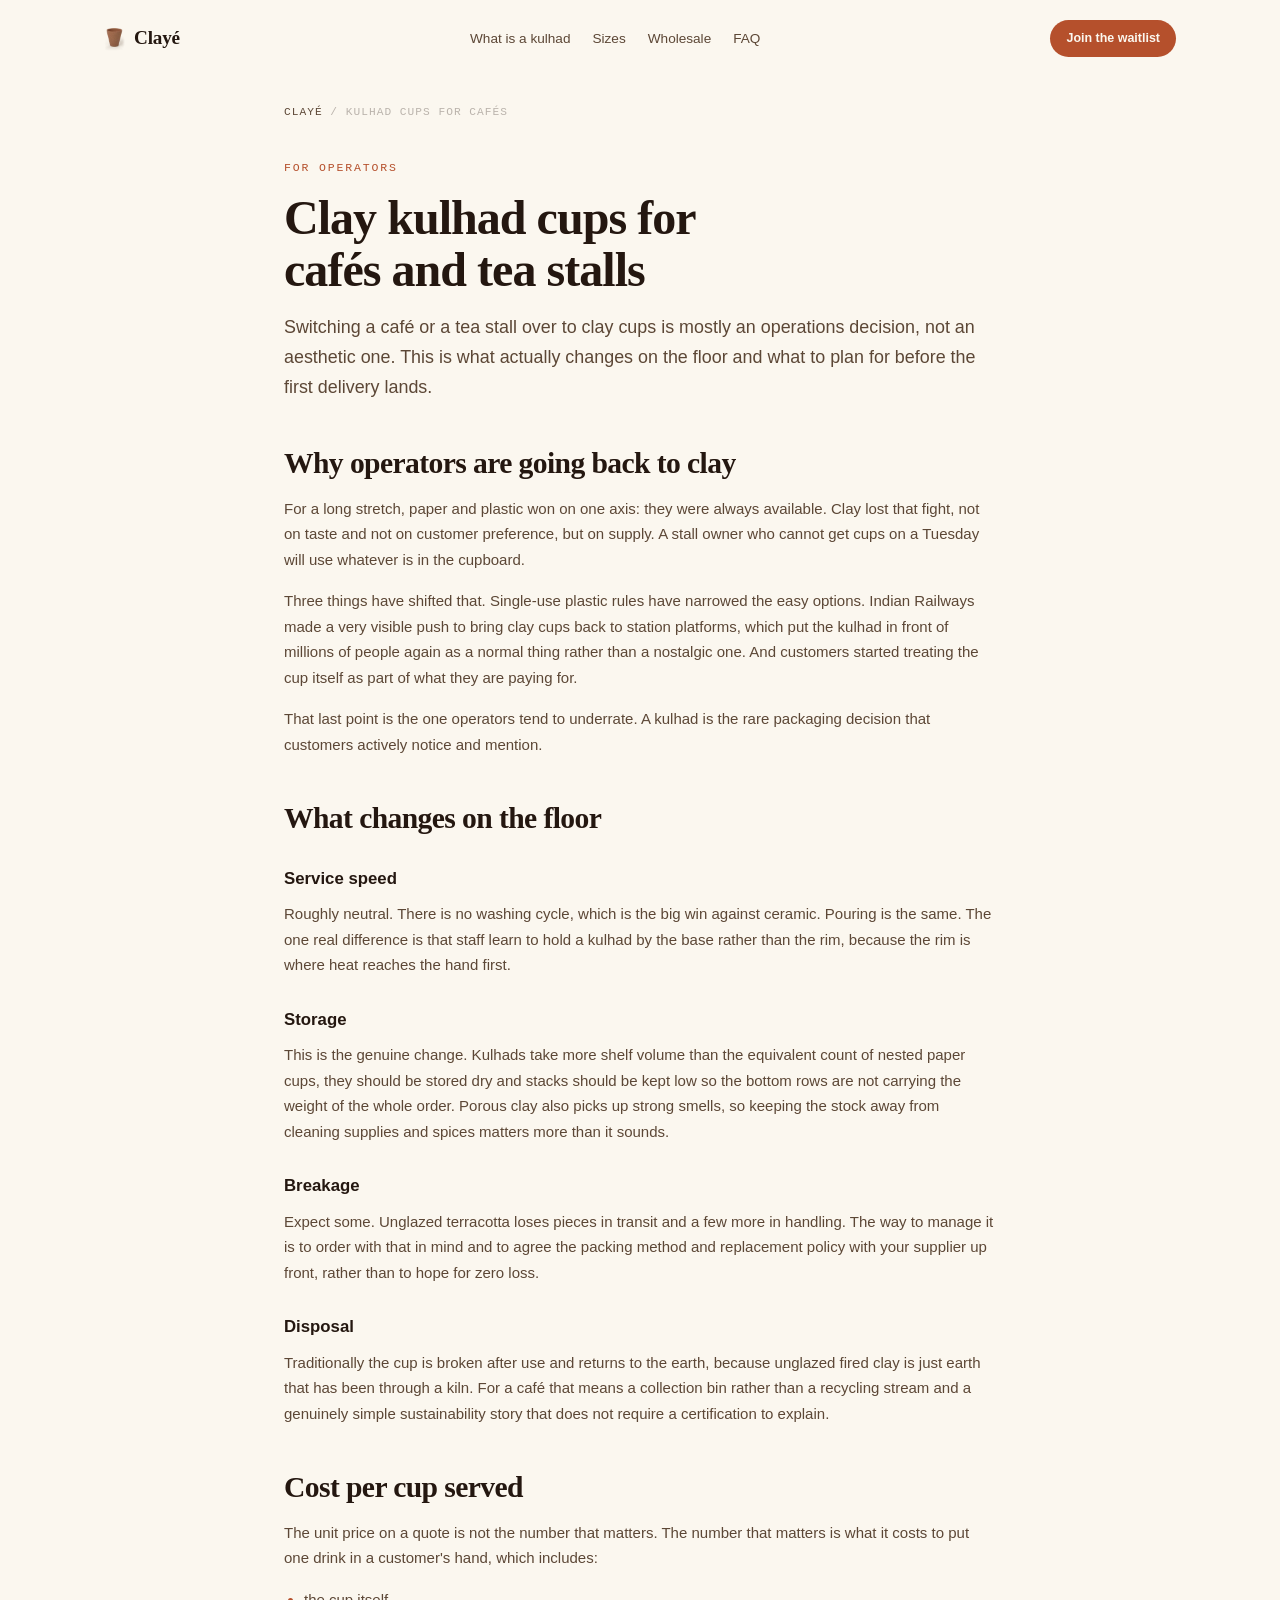
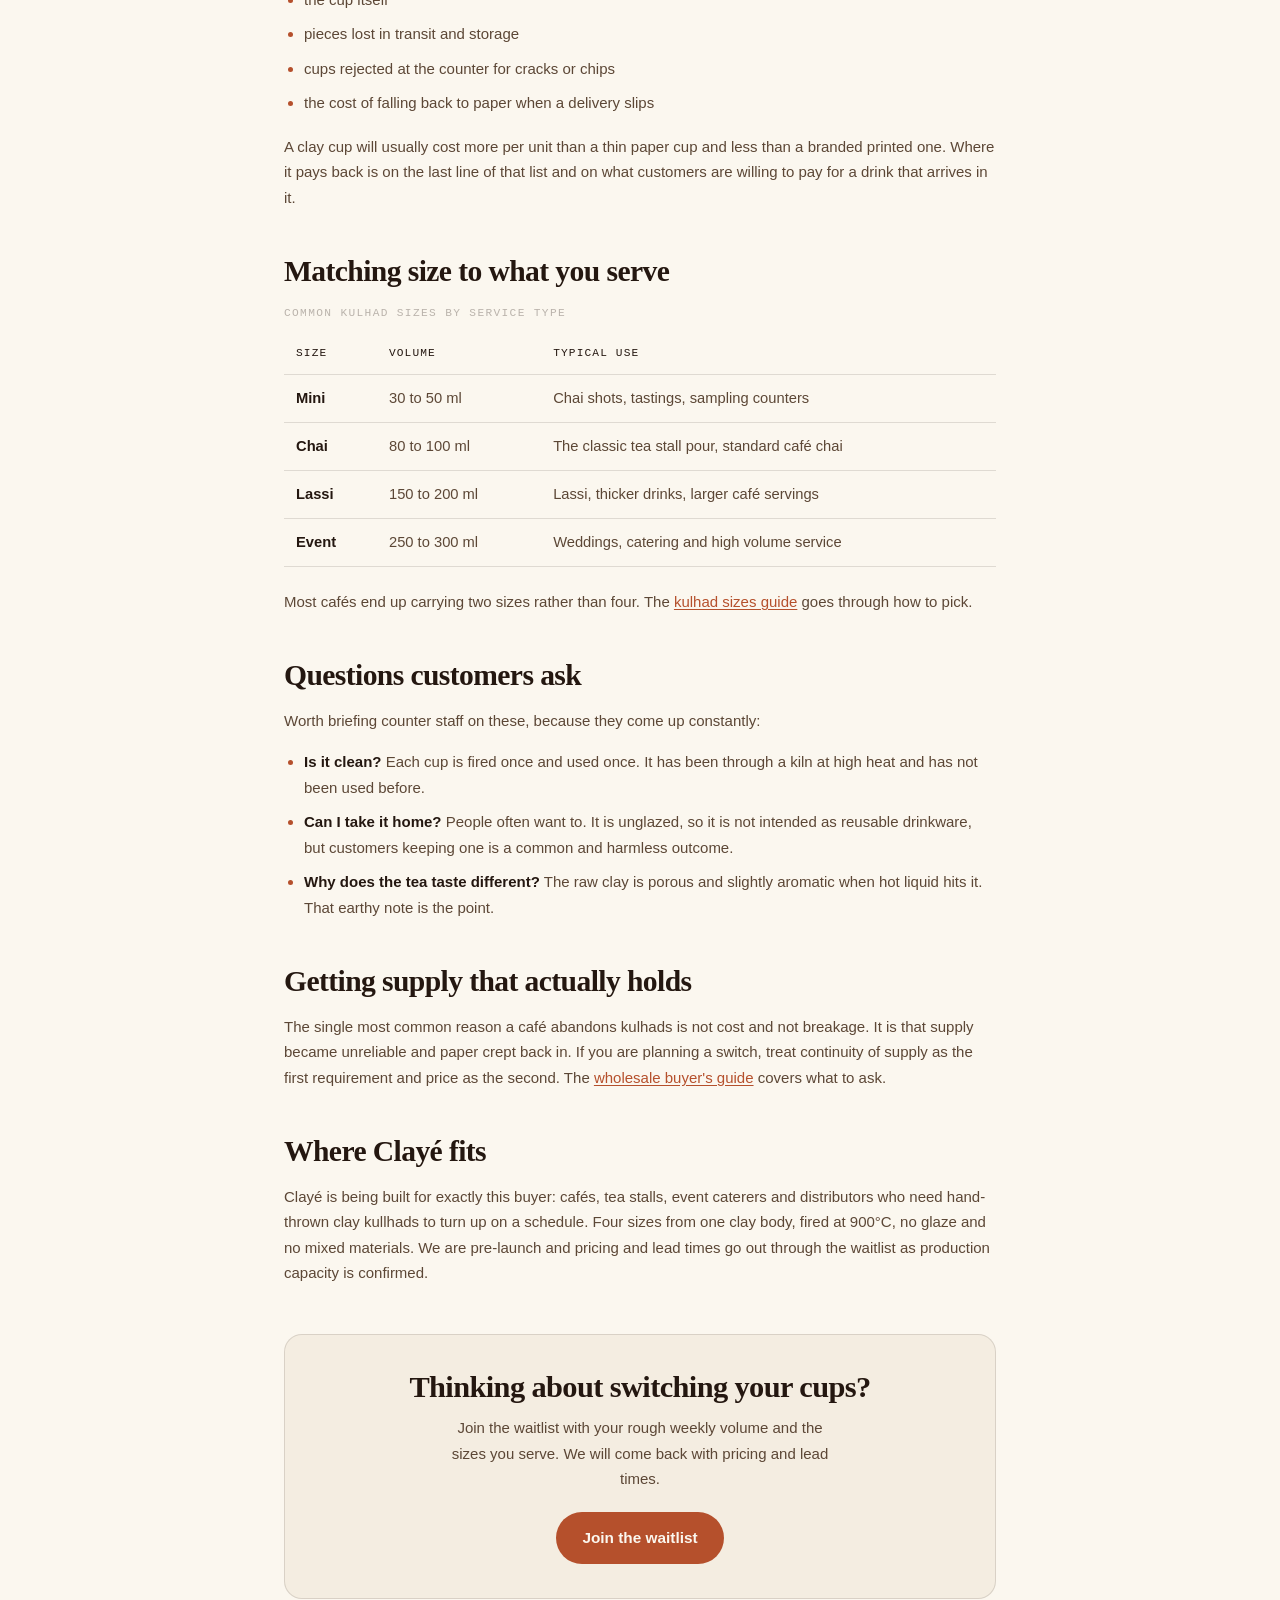
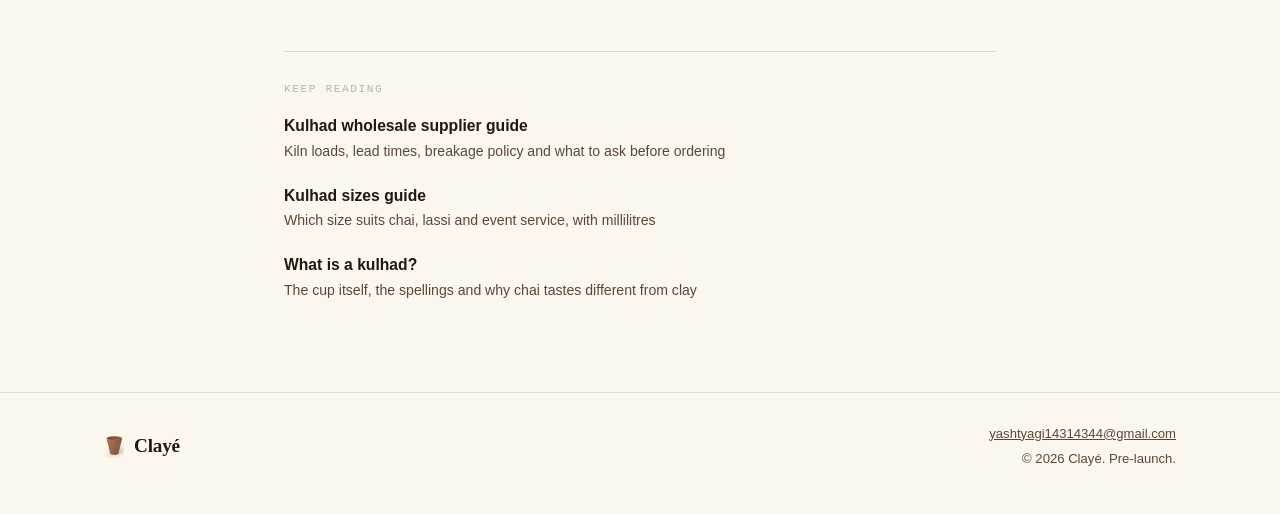
<file: kulhad-cups-for-cafes.html>
<!doctype html><html lang="en"><head><meta charset="utf-8">
<meta name="viewport" content="width=device-width,initial-scale=1">
<script async src="https://www.googletagmanager.com/gtag/js?id=G-62CEM8HG6P"></script>
<script>window.dataLayer=window.dataLayer||[];function gtag(){dataLayer.push(arguments)}gtag('js',new Date());gtag('config','G-62CEM8HG6P');</script>
<title>Clay Kulhad Cups for Cafés and Tea Stalls</title>
<meta name="description" content="What switching to clay kulhad cups really involves for a café or tea stall: service speed, storage, breakage, cost per cup served and how customers respond.">
<link rel="canonical" href="https://tishya.me/kulhad-cups-for-cafes.html">
<meta property="og:type" content="article">
<meta property="og:site_name" content="Clayé">
<meta property="og:title" content="Clay Kulhad Cups for Cafés and Tea Stalls">
<meta property="og:description" content="What switching to clay kulhad cups really involves for a café or tea stall: service speed, storage, breakage and cost per cup served.">
<meta property="og:url" content="https://tishya.me/kulhad-cups-for-cafes.html">
<meta property="og:image" content="https://tishya.me/og-image.jpg">
<meta name="twitter:card" content="summary_large_image">
<meta name="twitter:title" content="Clay Kulhad Cups for Cafés and Tea Stalls">
<meta name="twitter:description" content="What switching to clay kulhad cups really involves for a café or tea stall: service speed, storage, breakage and cost per cup served.">
<meta name="twitter:image" content="https://tishya.me/og-image.jpg">
<link rel="icon" href="data:image/svg+xml,%3Csvg xmlns='http://www.w3.org/2000/svg' viewBox='0 0 100 100'%3E%3Ctext y='.9em' font-size='90'%3E%F0%9F%8F%BA%EF%B8%8F%3C/text%3E%3C/svg%3E">
<link rel="stylesheet" href="page.css">
<script type="application/ld+json">
{
  "@context": "https://schema.org",
  "@type": "Article",
  "headline": "Clay Kulhad Cups for Cafés and Tea Stalls",
  "description": "What switching to clay kulhad cups really involves for a café or tea stall: service speed, storage, breakage, cost per cup served and how customers respond.",
  "about": ["Kulhad cups for cafés", "Clay cups for tea stalls", "Sustainable café serveware"],
  "inLanguage": "en",
  "image": "https://tishya.me/og-image.jpg",
  "mainEntityOfPage": { "@type": "WebPage", "@id": "https://tishya.me/kulhad-cups-for-cafes.html" },
  "publisher": {
    "@type": "Organization",
    "name": "Clayé",
    "url": "https://tishya.me/",
    "logo": "https://tishya.me/og-image.jpg"
  }
}
</script>
<script type="application/ld+json">
{
  "@context": "https://schema.org",
  "@type": "BreadcrumbList",
  "itemListElement": [
    { "@type": "ListItem", "position": 1, "name": "Clayé", "item": "https://tishya.me/" },
    { "@type": "ListItem", "position": 2, "name": "Kulhad cups for cafés", "item": "https://tishya.me/kulhad-cups-for-cafes.html" }
  ]
}
</script>
<script type="application/ld+json">
{
  "@context": "https://schema.org",
  "@type": "FAQPage",
  "mainEntity": [
    {
      "@type": "Question",
      "name": "Are kulhad cups practical for a busy café?",
      "acceptedAnswer": { "@type": "Answer", "text": "Yes, with two adjustments. Kulhads are single-use, so there is no washing cycle but there is a disposal and storage cycle instead. They are also heavier and more fragile than paper, so shelving and stacking need to be planned. Most cafés that switch report the change is operational rather than difficult." }
    },
    {
      "@type": "Question",
      "name": "Do kulhads keep chai hot?",
      "acceptedAnswer": { "@type": "Answer", "text": "Fired clay holds heat well and the thicker base of a kulhad insulates the drink from the surface it sits on. The rim is thrown thinner so it is comfortable to drink from. In practice chai stays drinkable longer than it does in a thin paper cup." }
    },
    {
      "@type": "Question",
      "name": "What size kulhad should a café order for chai?",
      "acceptedAnswer": { "@type": "Answer", "text": "The classic chai pour sits around 80 to 100 ml, which is the size most tea stalls use. Cafés serving a larger cup or a lassi usually go to 150 to 200 ml and event caterers often want 250 to 300 ml." }
    }
  ]
}
</script>
</head><body>

<nav class="top">
  <a class="brand" href="/"><img src="logo.webp" alt=""> Clayé</a>
  <ul>
    <li><a href="/what-is-a-kulhad.html">What is a kulhad</a></li>
    <li><a href="/kulhad-sizes-guide.html">Sizes</a></li>
    <li><a href="/kulhad-wholesale-supplier.html">Wholesale</a></li>
    <li><a href="/#faq">FAQ</a></li>
  </ul>
  <a class="cap-btn" href="/#waitlist">Join the waitlist</a>
</nav>

<div class="wrap">
  <div class="crumbs"><a href="/">Clayé</a> / Kulhad cups for cafés</div>

  <article>
    <span class="eyebrow">For operators</span>
    <h1>Clay kulhad cups for cafés and tea stalls</h1>
    <p class="lede">Switching a café or a tea stall over to clay cups is mostly an operations decision,
      not an aesthetic one. This is what actually changes on the floor and what to plan for before the
      first delivery lands.</p>

    <h2>Why operators are going back to clay</h2>
    <p>For a long stretch, paper and plastic won on one axis: they were always available. Clay lost
      that fight, not on taste and not on customer preference, but on supply. A stall owner who cannot
      get cups on a Tuesday will use whatever is in the cupboard.</p>
    <p>Three things have shifted that. Single-use plastic rules have narrowed the easy options. Indian
      Railways made a very visible push to bring clay cups back to station platforms, which put the
      kulhad in front of millions of people again as a normal thing rather than a nostalgic one. And
      customers started treating the cup itself as part of what they are paying for.</p>
    <p>That last point is the one operators tend to underrate. A kulhad is the rare packaging decision
      that customers actively notice and mention.</p>

    <h2>What changes on the floor</h2>

    <h3>Service speed</h3>
    <p>Roughly neutral. There is no washing cycle, which is the big win against ceramic. Pouring is the
      same. The one real difference is that staff learn to hold a kulhad by the base rather than the
      rim, because the rim is where heat reaches the hand first.</p>

    <h3>Storage</h3>
    <p>This is the genuine change. Kulhads take more shelf volume than the equivalent count of nested
      paper cups, they should be stored dry and stacks should be kept low so the bottom rows are not
      carrying the weight of the whole order. Porous clay also picks up strong smells, so keeping the
      stock away from cleaning supplies and spices matters more than it sounds.</p>

    <h3>Breakage</h3>
    <p>Expect some. Unglazed terracotta loses pieces in transit and a few more in handling. The way to
      manage it is to order with that in mind and to agree the packing method and replacement policy
      with your supplier up front, rather than to hope for zero loss.</p>

    <h3>Disposal</h3>
    <p>Traditionally the cup is broken after use and returns to the earth, because unglazed fired clay
      is just earth that has been through a kiln. For a café that means a collection bin rather than a
      recycling stream and a genuinely simple sustainability story that does not require a
      certification to explain.</p>

    <h2>Cost per cup served</h2>
    <p>The unit price on a quote is not the number that matters. The number that matters is what it
      costs to put one drink in a customer's hand, which includes:</p>
    <ul>
      <li>the cup itself</li>
      <li>pieces lost in transit and storage</li>
      <li>cups rejected at the counter for cracks or chips</li>
      <li>the cost of falling back to paper when a delivery slips</li>
    </ul>
    <p>A clay cup will usually cost more per unit than a thin paper cup and less than a branded printed
      one. Where it pays back is on the last line of that list and on what customers are willing to pay
      for a drink that arrives in it.</p>

    <h2>Matching size to what you serve</h2>
    <table class="spec">
      <caption>Common kulhad sizes by service type</caption>
      <thead><tr><th>Size</th><th>Volume</th><th>Typical use</th></tr></thead>
      <tbody>
        <tr><td>Mini</td><td>30 to 50 ml</td><td>Chai shots, tastings, sampling counters</td></tr>
        <tr><td>Chai</td><td>80 to 100 ml</td><td>The classic tea stall pour, standard café chai</td></tr>
        <tr><td>Lassi</td><td>150 to 200 ml</td><td>Lassi, thicker drinks, larger café servings</td></tr>
        <tr><td>Event</td><td>250 to 300 ml</td><td>Weddings, catering and high volume service</td></tr>
      </tbody>
    </table>
    <p>Most cafés end up carrying two sizes rather than four. The <a href="/kulhad-sizes-guide.html">kulhad
      sizes guide</a> goes through how to pick.</p>

    <h2>Questions customers ask</h2>
    <p>Worth briefing counter staff on these, because they come up constantly:</p>
    <ul>
      <li><strong>Is it clean?</strong> Each cup is fired once and used once. It has been through a
        kiln at high heat and has not been used before.</li>
      <li><strong>Can I take it home?</strong> People often want to. It is unglazed, so it is not
        intended as reusable drinkware, but customers keeping one is a common and harmless outcome.</li>
      <li><strong>Why does the tea taste different?</strong> The raw clay is porous and slightly
        aromatic when hot liquid hits it. That earthy note is the point.</li>
    </ul>

    <h2>Getting supply that actually holds</h2>
    <p>The single most common reason a café abandons kulhads is not cost and not breakage. It is that
      supply became unreliable and paper crept back in. If you are planning a switch, treat continuity
      of supply as the first requirement and price as the second. The
      <a href="/kulhad-wholesale-supplier.html">wholesale buyer's guide</a> covers what to ask.</p>

    <h2>Where Clayé fits</h2>
    <p>Clayé is being built for exactly this buyer: cafés, tea stalls, event caterers and distributors
      who need hand-thrown clay kullhads to turn up on a schedule. Four sizes from one clay body, fired
      at 900°C, no glaze and no mixed materials. We are pre-launch and pricing and lead times go out
      through the waitlist as production capacity is confirmed.</p>

    <div class="cta">
      <h2>Thinking about switching your cups?</h2>
      <p>Join the waitlist with your rough weekly volume and the sizes you serve. We will come back
        with pricing and lead times.</p>
      <a class="btn" href="/#waitlist">Join the waitlist</a>
    </div>

    <div class="more">
      <div class="kicker">Keep reading</div>
      <ul>
        <li><a href="/kulhad-wholesale-supplier.html">Kulhad wholesale supplier guide
          <span>Kiln loads, lead times, breakage policy and what to ask before ordering</span></a></li>
        <li><a href="/kulhad-sizes-guide.html">Kulhad sizes guide
          <span>Which size suits chai, lassi and event service, with millilitres</span></a></li>
        <li><a href="/what-is-a-kulhad.html">What is a kulhad?
          <span>The cup itself, the spellings and why chai tastes different from clay</span></a></li>
      </ul>
    </div>
  </article>
</div>

<footer>
  <div class="row">
    <a class="brand" href="/"><img src="logo.webp" alt=""> Clayé</a>
    <div class="meta">
      <a href="mailto:yashtyagi14314344@gmail.com">yashtyagi14314344@gmail.com</a>
      <span>© 2026 Clayé. Pre-launch.</span>
    </div>
  </div>
</footer>

</body></html>
</file>
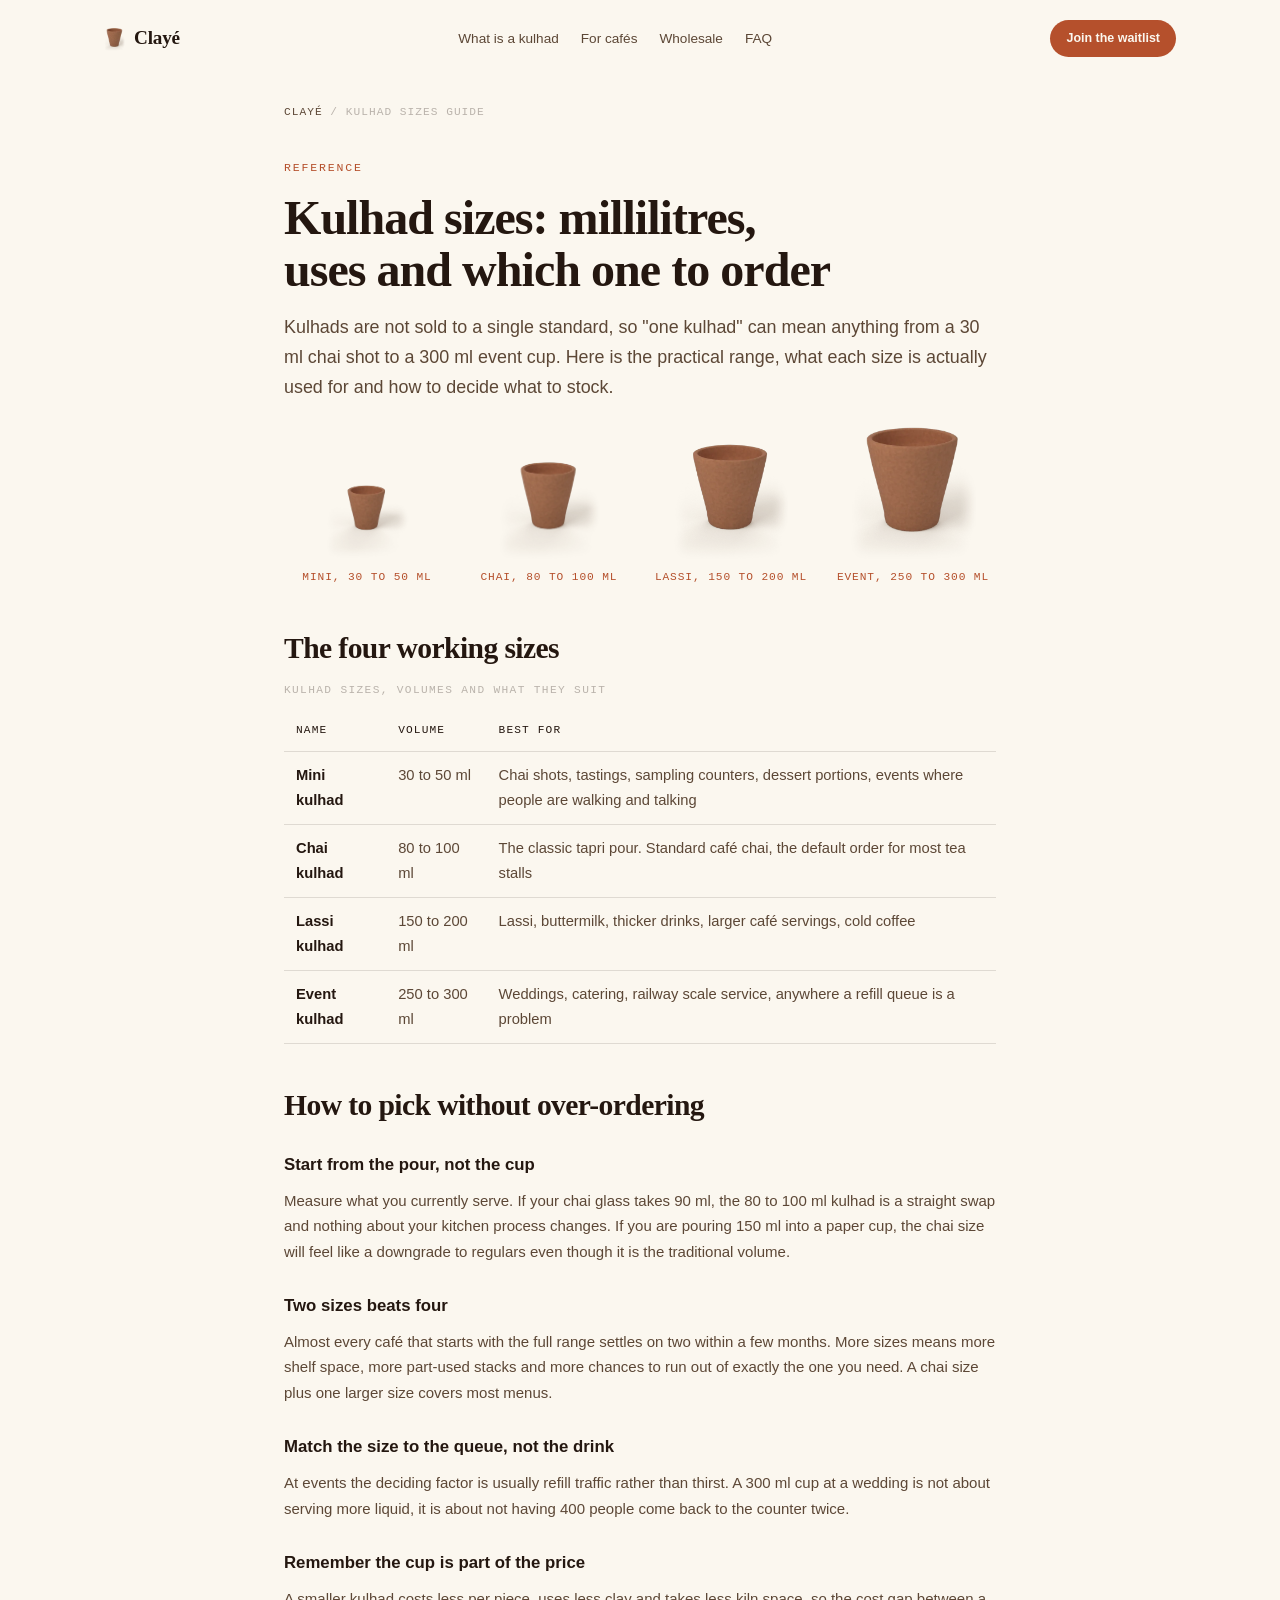
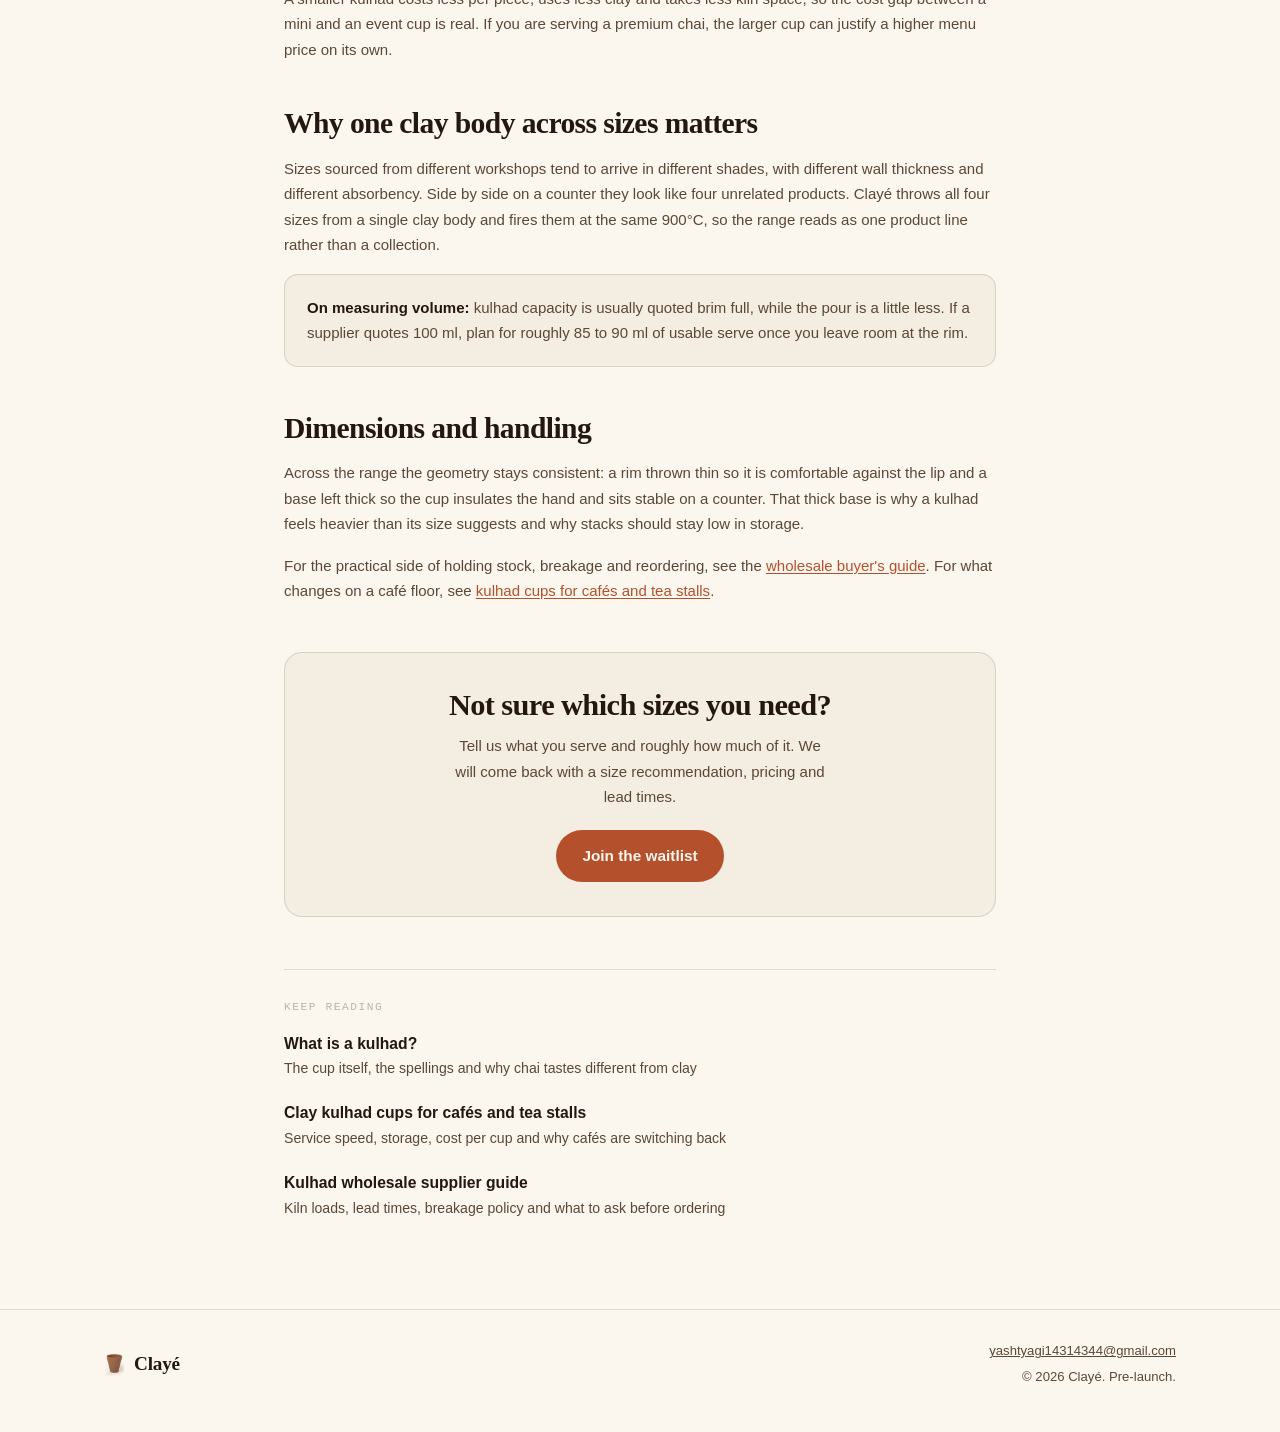
<file: kulhad-sizes-guide.html>
<!doctype html><html lang="en"><head><meta charset="utf-8">
<meta name="viewport" content="width=device-width,initial-scale=1">
<script async src="https://www.googletagmanager.com/gtag/js?id=G-62CEM8HG6P"></script>
<script>window.dataLayer=window.dataLayer||[];function gtag(){dataLayer.push(arguments)}gtag('js',new Date());gtag('config','G-62CEM8HG6P');</script>
<title>Kulhad Sizes Guide: ml, Uses and Which One to Order</title>
<meta name="description" content="Kulhad sizes explained in millilitres, from the 30 ml chai shot to the 300 ml event cup, with which size suits chai, lassi, tastings and catering service.">
<link rel="canonical" href="https://tishya.me/kulhad-sizes-guide.html">
<meta property="og:type" content="article">
<meta property="og:site_name" content="Clayé">
<meta property="og:title" content="Kulhad Sizes Guide: ml, Uses and Which One to Order">
<meta property="og:description" content="Kulhad sizes explained in millilitres, from the 30 ml chai shot to the 300 ml event cup, with which size suits which drink.">
<meta property="og:url" content="https://tishya.me/kulhad-sizes-guide.html">
<meta property="og:image" content="https://tishya.me/og-image.jpg">
<meta name="twitter:card" content="summary_large_image">
<meta name="twitter:title" content="Kulhad Sizes Guide: ml, Uses and Which One to Order">
<meta name="twitter:description" content="Kulhad sizes explained in millilitres, from the 30 ml chai shot to the 300 ml event cup.">
<meta name="twitter:image" content="https://tishya.me/og-image.jpg">
<link rel="icon" href="data:image/svg+xml,%3Csvg xmlns='http://www.w3.org/2000/svg' viewBox='0 0 100 100'%3E%3Ctext y='.9em' font-size='90'%3E%F0%9F%8F%BA%EF%B8%8F%3C/text%3E%3C/svg%3E">
<link rel="stylesheet" href="page.css">
<style>
  .sizes{display:grid;grid-template-columns:repeat(4,1fr);gap:16px;margin:0 0 26px}
  .sizes figure{margin:0;text-align:center}
  .sizes .shot{display:flex;align-items:flex-end;justify-content:center;height:150px}
  .sizes figcaption{font-family:var(--font-mono);font-size:.7rem;letter-spacing:.08em;
    text-transform:uppercase;color:var(--terracotta);margin-top:8px}
  @media(max-width:560px){.sizes{grid-template-columns:repeat(2,1fr)}.sizes .shot{height:120px}}
</style>
<script type="application/ld+json">
{
  "@context": "https://schema.org",
  "@type": "Article",
  "headline": "Kulhad Sizes Guide: ml, Uses and Which One to Order",
  "description": "Kulhad sizes explained in millilitres, from the 30 ml chai shot to the 300 ml event cup, with which size suits chai, lassi, tastings and catering service.",
  "about": ["Kulhad sizes", "Clay kulhad cups", "Kulhad ml"],
  "inLanguage": "en",
  "image": "https://tishya.me/og-image.jpg",
  "mainEntityOfPage": { "@type": "WebPage", "@id": "https://tishya.me/kulhad-sizes-guide.html" },
  "publisher": {
    "@type": "Organization",
    "name": "Clayé",
    "url": "https://tishya.me/",
    "logo": "https://tishya.me/og-image.jpg"
  }
}
</script>
<script type="application/ld+json">
{
  "@context": "https://schema.org",
  "@type": "BreadcrumbList",
  "itemListElement": [
    { "@type": "ListItem", "position": 1, "name": "Clayé", "item": "https://tishya.me/" },
    { "@type": "ListItem", "position": 2, "name": "Kulhad sizes guide", "item": "https://tishya.me/kulhad-sizes-guide.html" }
  ]
}
</script>
<script type="application/ld+json">
{
  "@context": "https://schema.org",
  "@type": "ItemList",
  "name": "Clayé kulhad sizes",
  "itemListElement": [
    { "@type": "ListItem", "position": 1, "name": "Mini kulhad, 30 to 50 ml" },
    { "@type": "ListItem", "position": 2, "name": "Chai kulhad, 80 to 100 ml" },
    { "@type": "ListItem", "position": 3, "name": "Lassi kulhad, 150 to 200 ml" },
    { "@type": "ListItem", "position": 4, "name": "Event kulhad, 250 to 300 ml" }
  ]
}
</script>
<script type="application/ld+json">
{
  "@context": "https://schema.org",
  "@type": "FAQPage",
  "mainEntity": [
    {
      "@type": "Question",
      "name": "What is the standard kulhad size for chai?",
      "acceptedAnswer": { "@type": "Answer", "text": "The classic tea stall pour sits around 80 to 100 ml. That is the size most people picture when they think of a kulhad of chai and it is the most common size ordered by cafés and tea stalls." }
    },
    {
      "@type": "Question",
      "name": "How many ml is a large kulhad?",
      "acceptedAnswer": { "@type": "Answer", "text": "Larger kulhads run from about 150 ml for lassi and thicker drinks up to 250 to 300 ml for event and catering service, which is the size usually used at weddings and high volume functions." }
    },
    {
      "@type": "Question",
      "name": "How many kulhad sizes should a café stock?",
      "acceptedAnswer": { "@type": "Answer", "text": "Most cafés settle on two: a chai size around 80 to 100 ml for the standard pour and one larger size for lassi or bigger servings. Carrying four sizes usually creates more storage and ordering complexity than it is worth." }
    }
  ]
}
</script>
</head><body>

<nav class="top">
  <a class="brand" href="/"><img src="logo.webp" alt=""> Clayé</a>
  <ul>
    <li><a href="/what-is-a-kulhad.html">What is a kulhad</a></li>
    <li><a href="/kulhad-cups-for-cafes.html">For cafés</a></li>
    <li><a href="/kulhad-wholesale-supplier.html">Wholesale</a></li>
    <li><a href="/#faq">FAQ</a></li>
  </ul>
  <a class="cap-btn" href="/#waitlist">Join the waitlist</a>
</nav>

<div class="wrap">
  <div class="crumbs"><a href="/">Clayé</a> / Kulhad sizes guide</div>

  <article>
    <span class="eyebrow">Reference</span>
    <h1>Kulhad sizes: millilitres, uses and which one to order</h1>
    <p class="lede">Kulhads are not sold to a single standard, so "one kulhad" can mean anything from a
      30 ml chai shot to a 300 ml event cup. Here is the practical range, what each size is actually
      used for and how to decide what to stock.</p>

    <div class="sizes">
      <figure>
        <div class="shot"><img src="kullhad-mini.webp" alt="Mini kulhad cup, 30 to 50 ml" style="height:66%" loading="lazy" decoding="async"></div>
        <figcaption>Mini, 30 to 50 ml</figcaption>
      </figure>
      <figure>
        <div class="shot"><img src="kullhad-chai-size.webp" alt="Chai kulhad cup, 80 to 100 ml" style="height:80%" loading="lazy" decoding="async"></div>
        <figcaption>Chai, 80 to 100 ml</figcaption>
      </figure>
      <figure>
        <div class="shot"><img src="kullhad-lassi-size.webp" alt="Lassi kulhad cup, 150 to 200 ml" style="height:91%" loading="lazy" decoding="async"></div>
        <figcaption>Lassi, 150 to 200 ml</figcaption>
      </figure>
      <figure>
        <div class="shot"><img src="kullhad-event-size.webp" alt="Event kulhad cup, 250 to 300 ml" style="height:100%" loading="lazy" decoding="async"></div>
        <figcaption>Event, 250 to 300 ml</figcaption>
      </figure>
    </div>

    <h2>The four working sizes</h2>
    <table class="spec">
      <caption>Kulhad sizes, volumes and what they suit</caption>
      <thead><tr><th>Name</th><th>Volume</th><th>Best for</th></tr></thead>
      <tbody>
        <tr><td>Mini kulhad</td><td>30 to 50 ml</td>
          <td>Chai shots, tastings, sampling counters, dessert portions, events where people are walking and talking</td></tr>
        <tr><td>Chai kulhad</td><td>80 to 100 ml</td>
          <td>The classic tapri pour. Standard café chai, the default order for most tea stalls</td></tr>
        <tr><td>Lassi kulhad</td><td>150 to 200 ml</td>
          <td>Lassi, buttermilk, thicker drinks, larger café servings, cold coffee</td></tr>
        <tr><td>Event kulhad</td><td>250 to 300 ml</td>
          <td>Weddings, catering, railway scale service, anywhere a refill queue is a problem</td></tr>
      </tbody>
    </table>

    <h2>How to pick without over-ordering</h2>

    <h3>Start from the pour, not the cup</h3>
    <p>Measure what you currently serve. If your chai glass takes 90 ml, the 80 to 100 ml kulhad is a
      straight swap and nothing about your kitchen process changes. If you are pouring 150 ml into a
      paper cup, the chai size will feel like a downgrade to regulars even though it is the traditional
      volume.</p>

    <h3>Two sizes beats four</h3>
    <p>Almost every café that starts with the full range settles on two within a few months. More sizes
      means more shelf space, more part-used stacks and more chances to run out of exactly the one you
      need. A chai size plus one larger size covers most menus.</p>

    <h3>Match the size to the queue, not the drink</h3>
    <p>At events the deciding factor is usually refill traffic rather than thirst. A 300 ml cup at a
      wedding is not about serving more liquid, it is about not having 400 people come back to the
      counter twice.</p>

    <h3>Remember the cup is part of the price</h3>
    <p>A smaller kulhad costs less per piece, uses less clay and takes less kiln space, so the cost gap
      between a mini and an event cup is real. If you are serving a premium chai, the larger cup can
      justify a higher menu price on its own.</p>

    <h2>Why one clay body across sizes matters</h2>
    <p>Sizes sourced from different workshops tend to arrive in different shades, with different wall
      thickness and different absorbency. Side by side on a counter they look like four unrelated
      products. Clayé throws all four sizes from a single clay body and fires them at the same 900°C,
      so the range reads as one product line rather than a collection.</p>

    <div class="note">
      <p><strong>On measuring volume:</strong> kulhad capacity is usually quoted brim full, while the
        pour is a little less. If a supplier quotes 100 ml, plan for roughly 85 to 90 ml of usable
        serve once you leave room at the rim.</p>
    </div>

    <h2>Dimensions and handling</h2>
    <p>Across the range the geometry stays consistent: a rim thrown thin so it is comfortable against
      the lip and a base left thick so the cup insulates the hand and sits stable on a counter. That
      thick base is why a kulhad feels heavier than its size suggests and why stacks should stay low
      in storage.</p>
    <p>For the practical side of holding stock, breakage and reordering, see the
      <a href="/kulhad-wholesale-supplier.html">wholesale buyer's guide</a>. For what changes on a café
      floor, see <a href="/kulhad-cups-for-cafes.html">kulhad cups for cafés and tea stalls</a>.</p>

    <div class="cta">
      <h2>Not sure which sizes you need?</h2>
      <p>Tell us what you serve and roughly how much of it. We will come back with a size
        recommendation, pricing and lead times.</p>
      <a class="btn" href="/#waitlist">Join the waitlist</a>
    </div>

    <div class="more">
      <div class="kicker">Keep reading</div>
      <ul>
        <li><a href="/what-is-a-kulhad.html">What is a kulhad?
          <span>The cup itself, the spellings and why chai tastes different from clay</span></a></li>
        <li><a href="/kulhad-cups-for-cafes.html">Clay kulhad cups for cafés and tea stalls
          <span>Service speed, storage, cost per cup and why cafés are switching back</span></a></li>
        <li><a href="/kulhad-wholesale-supplier.html">Kulhad wholesale supplier guide
          <span>Kiln loads, lead times, breakage policy and what to ask before ordering</span></a></li>
      </ul>
    </div>
  </article>
</div>

<footer>
  <div class="row">
    <a class="brand" href="/"><img src="logo.webp" alt=""> Clayé</a>
    <div class="meta">
      <a href="mailto:yashtyagi14314344@gmail.com">yashtyagi14314344@gmail.com</a>
      <span>© 2026 Clayé. Pre-launch.</span>
    </div>
  </div>
</footer>

</body></html>
</file>
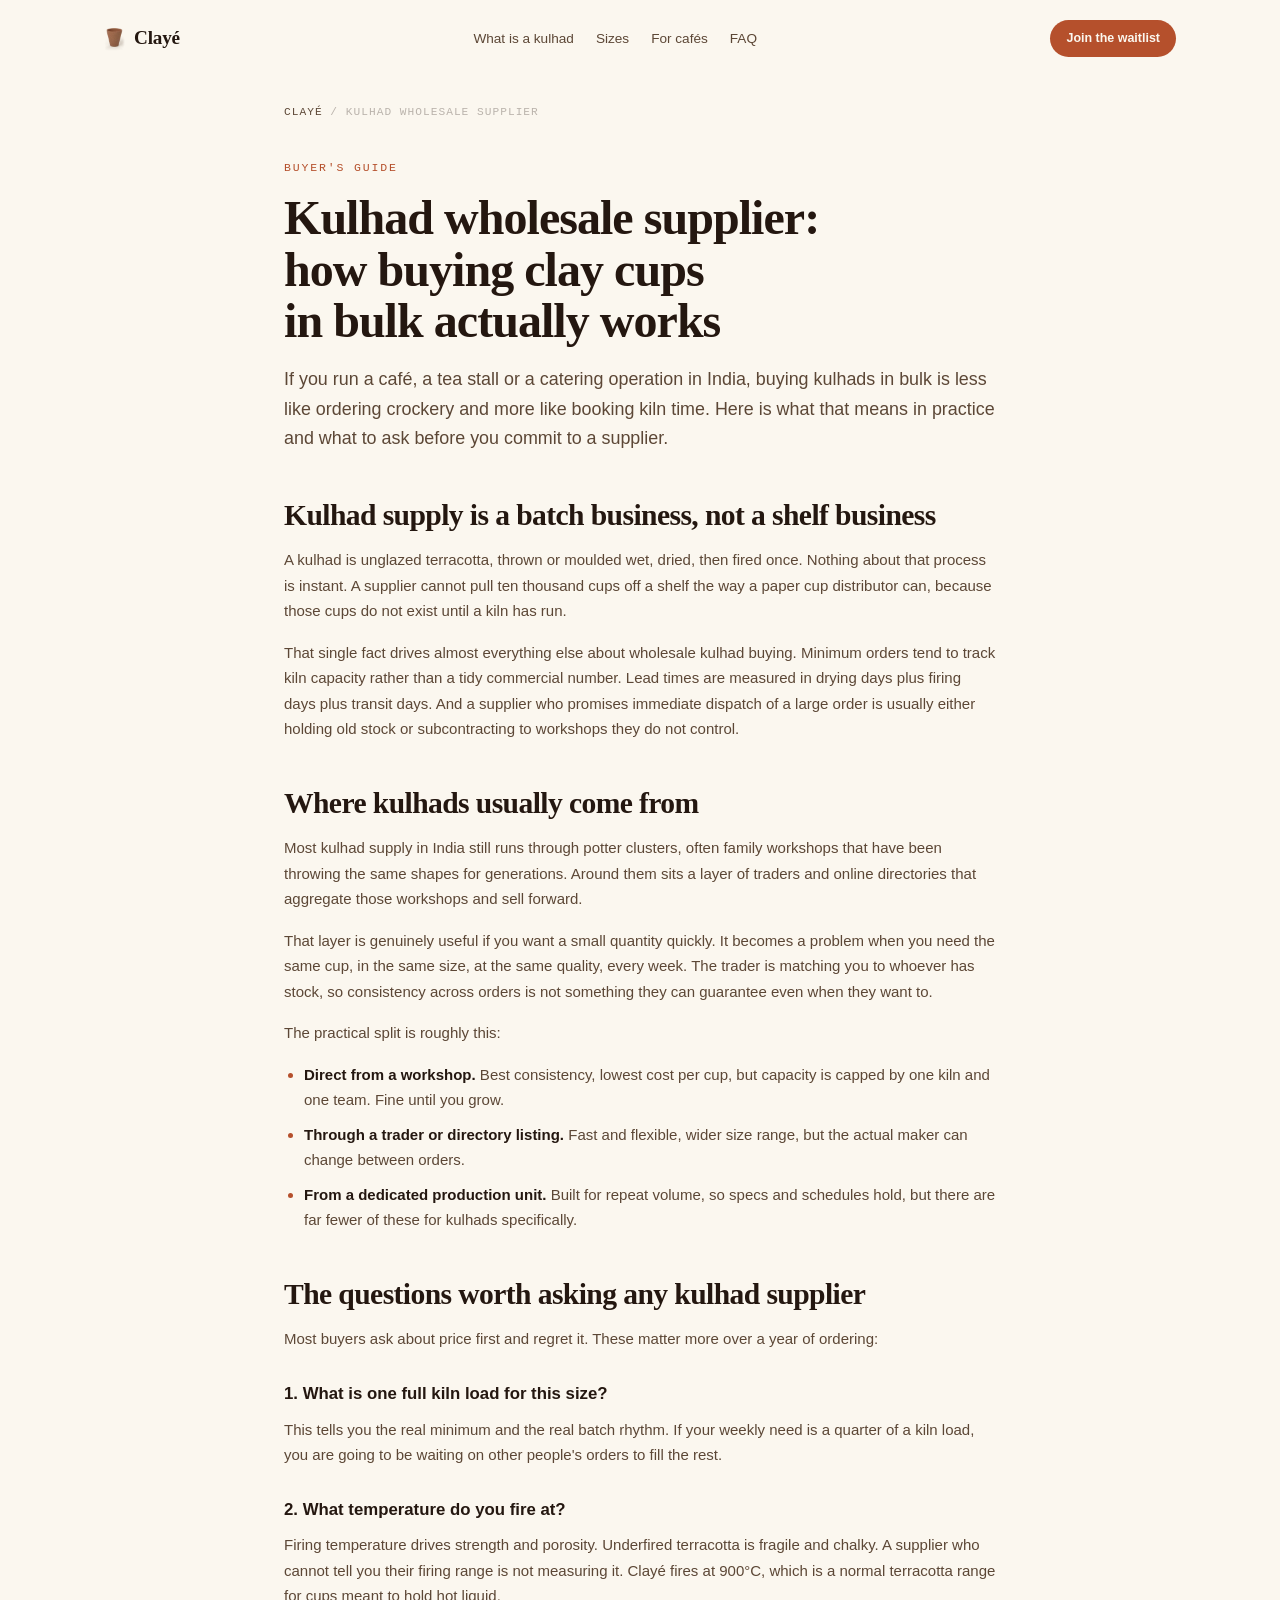
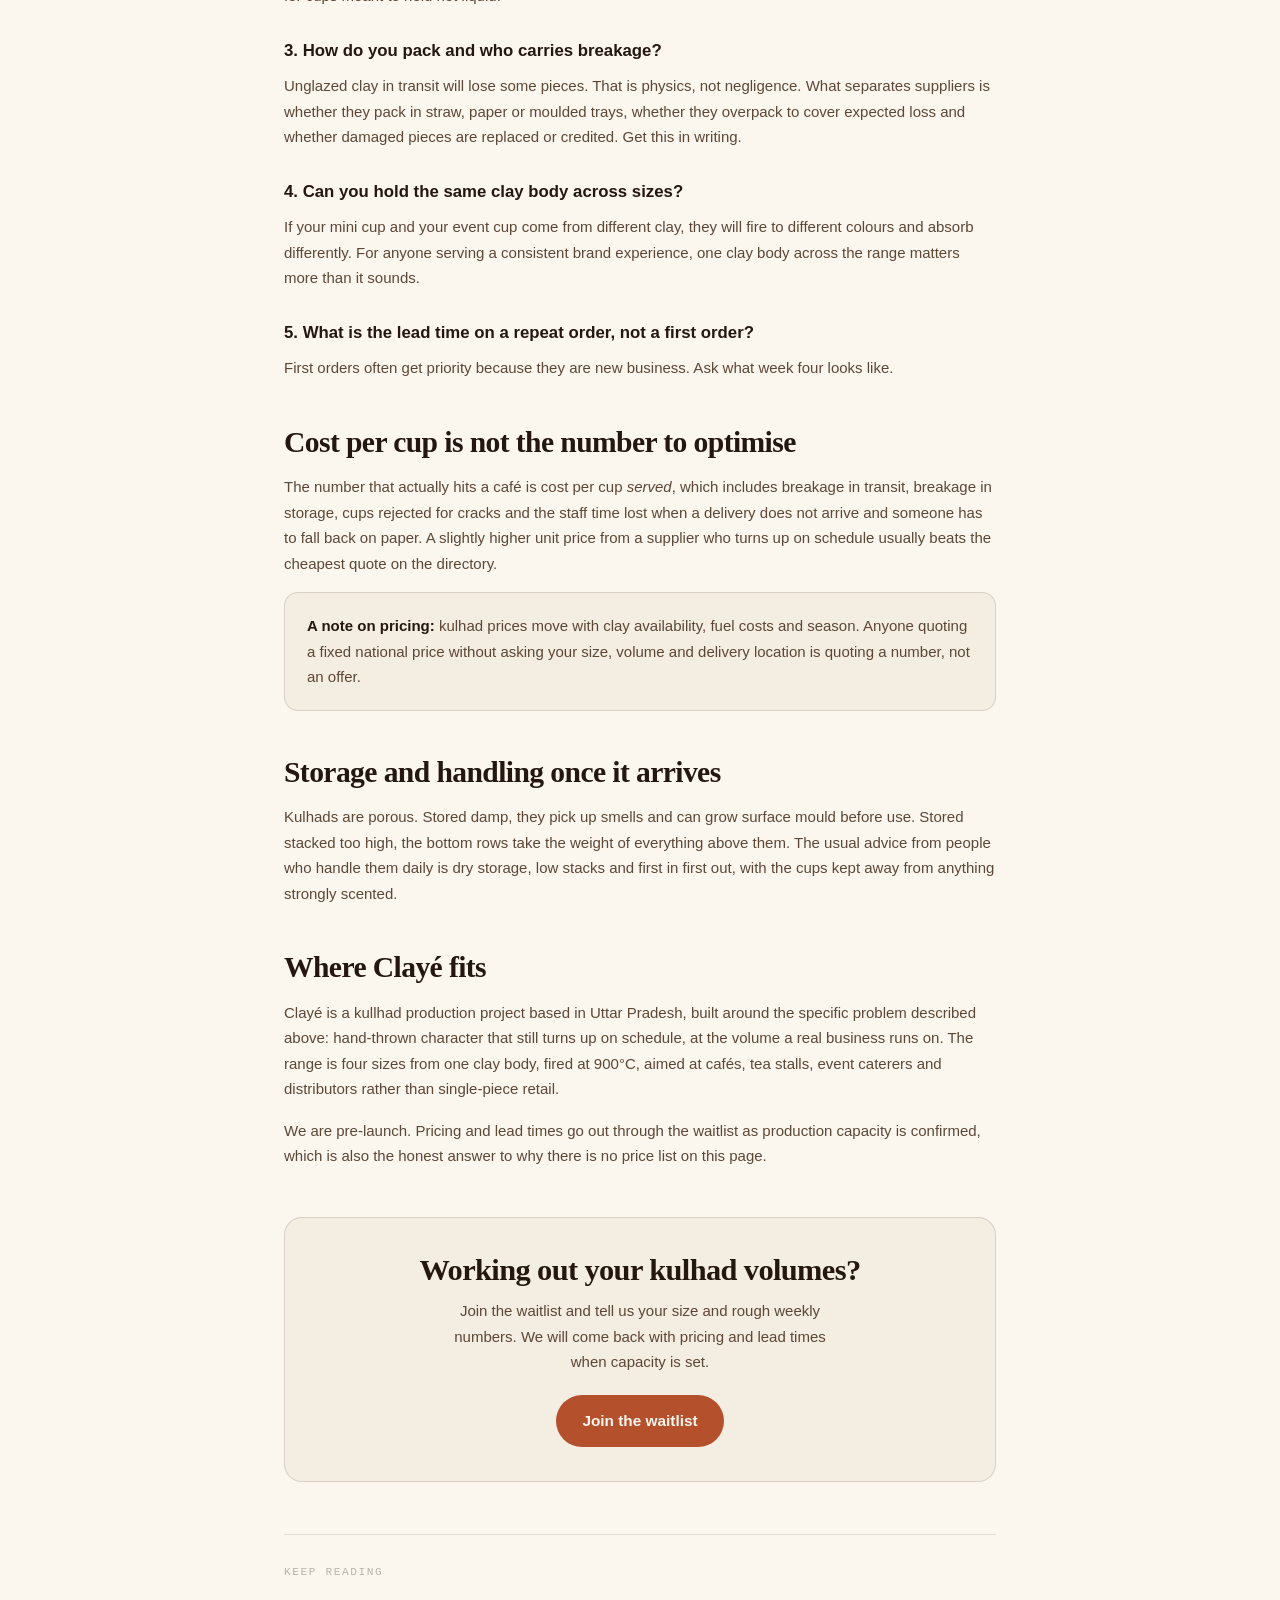
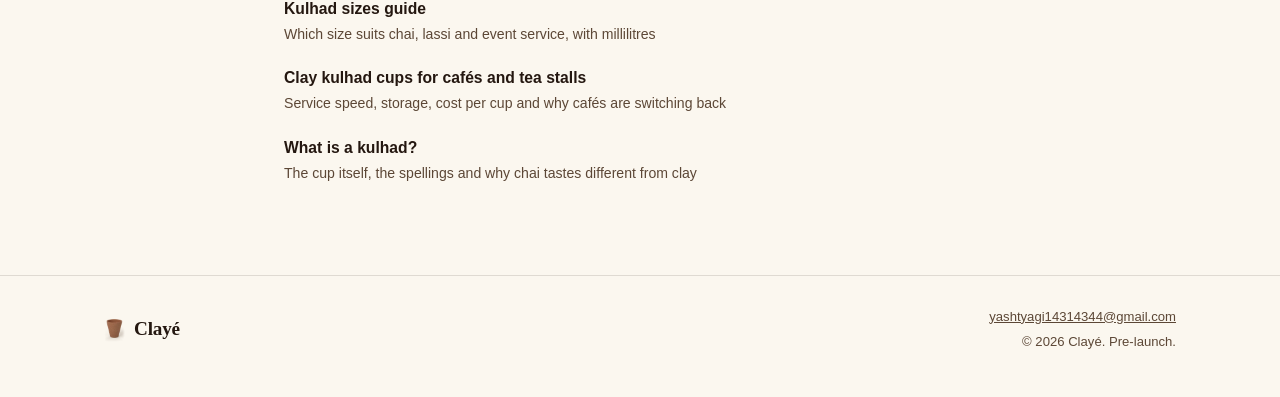
<file: kulhad-wholesale-supplier.html>
<!doctype html><html lang="en"><head><meta charset="utf-8">
<meta name="viewport" content="width=device-width,initial-scale=1">
<script async src="https://www.googletagmanager.com/gtag/js?id=G-62CEM8HG6P"></script>
<script>window.dataLayer=window.dataLayer||[];function gtag(){dataLayer.push(arguments)}gtag('js',new Date());gtag('config','G-62CEM8HG6P');</script>
<title>Kulhad Wholesale Supplier: How to Buy Clay Cups in Bulk</title>
<meta name="description" content="How kulhad wholesale supply actually works in India: order volumes, kiln capacity, breakage, packing and lead times, plus the questions worth asking any supplier.">
<link rel="canonical" href="https://tishya.me/kulhad-wholesale-supplier.html">
<meta property="og:type" content="article">
<meta property="og:site_name" content="Clayé">
<meta property="og:title" content="Kulhad Wholesale Supplier: How to Buy Clay Cups in Bulk">
<meta property="og:description" content="How kulhad wholesale supply actually works in India: order volumes, kiln capacity, breakage, packing and lead times.">
<meta property="og:url" content="https://tishya.me/kulhad-wholesale-supplier.html">
<meta property="og:image" content="https://tishya.me/og-image.jpg">
<meta name="twitter:card" content="summary_large_image">
<meta name="twitter:title" content="Kulhad Wholesale Supplier: How to Buy Clay Cups in Bulk">
<meta name="twitter:description" content="How kulhad wholesale supply actually works in India: order volumes, kiln capacity, breakage, packing and lead times.">
<meta name="twitter:image" content="https://tishya.me/og-image.jpg">
<link rel="icon" href="data:image/svg+xml,%3Csvg xmlns='http://www.w3.org/2000/svg' viewBox='0 0 100 100'%3E%3Ctext y='.9em' font-size='90'%3E%F0%9F%8F%BA%EF%B8%8F%3C/text%3E%3C/svg%3E">
<link rel="stylesheet" href="page.css">
<script type="application/ld+json">
{
  "@context": "https://schema.org",
  "@type": "Article",
  "headline": "Kulhad Wholesale Supplier: How to Buy Clay Cups in Bulk",
  "description": "How kulhad wholesale supply actually works in India: order volumes, kiln capacity, breakage, packing and lead times, plus the questions worth asking any supplier.",
  "about": ["Kulhad wholesale", "Clay kulhad cups", "Terracotta tableware supply"],
  "inLanguage": "en",
  "image": "https://tishya.me/og-image.jpg",
  "mainEntityOfPage": { "@type": "WebPage", "@id": "https://tishya.me/kulhad-wholesale-supplier.html" },
  "publisher": {
    "@type": "Organization",
    "name": "Clayé",
    "url": "https://tishya.me/",
    "logo": "https://tishya.me/og-image.jpg"
  }
}
</script>
<script type="application/ld+json">
{
  "@context": "https://schema.org",
  "@type": "BreadcrumbList",
  "itemListElement": [
    { "@type": "ListItem", "position": 1, "name": "Clayé", "item": "https://tishya.me/" },
    { "@type": "ListItem", "position": 2, "name": "Kulhad wholesale supplier", "item": "https://tishya.me/kulhad-wholesale-supplier.html" }
  ]
}
</script>
<script type="application/ld+json">
{
  "@context": "https://schema.org",
  "@type": "FAQPage",
  "mainEntity": [
    {
      "@type": "Question",
      "name": "What is a typical minimum order for kulhads wholesale?",
      "acceptedAnswer": { "@type": "Answer", "text": "Minimums vary a lot by supplier. Small potter workshops often start in the low thousands of pieces per size, while larger units quote per kiln load. Because kulhads are fired in batches, minimums usually follow kiln capacity rather than a round sales number, so it is worth asking what a full firing looks like." }
    },
    {
      "@type": "Question",
      "name": "How much breakage should I expect on a bulk kulhad order?",
      "acceptedAnswer": { "@type": "Answer", "text": "Some breakage in transit is normal for unglazed terracotta. What matters is whether the supplier accounts for it, how the cups are packed and whether damaged pieces are replaced or credited. Ask for the packing method and the replacement policy in writing before the first order." }
    },
    {
      "@type": "Question",
      "name": "Does Clayé supply kulhads wholesale?",
      "acceptedAnswer": { "@type": "Answer", "text": "Clayé is pre-launch and is being built specifically for wholesale volume rather than single-piece retail, serving cafés, tea stalls, event caterers and distributors. Pricing and lead times go out through the waitlist as production capacity is confirmed." }
    }
  ]
}
</script>
</head><body>

<nav class="top">
  <a class="brand" href="/"><img src="logo.webp" alt=""> Clayé</a>
  <ul>
    <li><a href="/what-is-a-kulhad.html">What is a kulhad</a></li>
    <li><a href="/kulhad-sizes-guide.html">Sizes</a></li>
    <li><a href="/kulhad-cups-for-cafes.html">For cafés</a></li>
    <li><a href="/#faq">FAQ</a></li>
  </ul>
  <a class="cap-btn" href="/#waitlist">Join the waitlist</a>
</nav>

<div class="wrap">
  <div class="crumbs"><a href="/">Clayé</a> / Kulhad wholesale supplier</div>

  <article>
    <span class="eyebrow">Buyer's guide</span>
    <h1>Kulhad wholesale supplier: how buying clay cups in bulk actually works</h1>
    <p class="lede">If you run a café, a tea stall or a catering operation in India, buying kulhads in
      bulk is less like ordering crockery and more like booking kiln time. Here is what that means in
      practice and what to ask before you commit to a supplier.</p>

    <h2>Kulhad supply is a batch business, not a shelf business</h2>
    <p>A kulhad is unglazed terracotta, thrown or moulded wet, dried, then fired once. Nothing about
      that process is instant. A supplier cannot pull ten thousand cups off a shelf the way a paper
      cup distributor can, because those cups do not exist until a kiln has run.</p>
    <p>That single fact drives almost everything else about wholesale kulhad buying. Minimum orders
      tend to track kiln capacity rather than a tidy commercial number. Lead times are measured in
      drying days plus firing days plus transit days. And a supplier who promises immediate dispatch
      of a large order is usually either holding old stock or subcontracting to workshops they do not
      control.</p>

    <h2>Where kulhads usually come from</h2>
    <p>Most kulhad supply in India still runs through potter clusters, often family workshops that
      have been throwing the same shapes for generations. Around them sits a layer of traders and
      online directories that aggregate those workshops and sell forward.</p>
    <p>That layer is genuinely useful if you want a small quantity quickly. It becomes a problem when
      you need the same cup, in the same size, at the same quality, every week. The trader is matching
      you to whoever has stock, so consistency across orders is not something they can guarantee even
      when they want to.</p>
    <p>The practical split is roughly this:</p>
    <ul>
      <li><strong>Direct from a workshop.</strong> Best consistency, lowest cost per cup, but capacity
        is capped by one kiln and one team. Fine until you grow.</li>
      <li><strong>Through a trader or directory listing.</strong> Fast and flexible, wider size range,
        but the actual maker can change between orders.</li>
      <li><strong>From a dedicated production unit.</strong> Built for repeat volume, so specs and
        schedules hold, but there are far fewer of these for kulhads specifically.</li>
    </ul>

    <h2>The questions worth asking any kulhad supplier</h2>
    <p>Most buyers ask about price first and regret it. These matter more over a year of ordering:</p>

    <h3>1. What is one full kiln load for this size?</h3>
    <p>This tells you the real minimum and the real batch rhythm. If your weekly need is a quarter of
      a kiln load, you are going to be waiting on other people's orders to fill the rest.</p>

    <h3>2. What temperature do you fire at?</h3>
    <p>Firing temperature drives strength and porosity. Underfired terracotta is fragile and chalky.
      A supplier who cannot tell you their firing range is not measuring it. Clayé fires at 900°C,
      which is a normal terracotta range for cups meant to hold hot liquid.</p>

    <h3>3. How do you pack and who carries breakage?</h3>
    <p>Unglazed clay in transit will lose some pieces. That is physics, not negligence. What separates
      suppliers is whether they pack in straw, paper or moulded trays, whether they overpack to cover
      expected loss and whether damaged pieces are replaced or credited. Get this in writing.</p>

    <h3>4. Can you hold the same clay body across sizes?</h3>
    <p>If your mini cup and your event cup come from different clay, they will fire to different
      colours and absorb differently. For anyone serving a consistent brand experience, one clay body
      across the range matters more than it sounds.</p>

    <h3>5. What is the lead time on a repeat order, not a first order?</h3>
    <p>First orders often get priority because they are new business. Ask what week four looks like.</p>

    <h2>Cost per cup is not the number to optimise</h2>
    <p>The number that actually hits a café is cost per cup <em>served</em>, which includes breakage
      in transit, breakage in storage, cups rejected for cracks and the staff time lost when a delivery
      does not arrive and someone has to fall back on paper. A slightly higher unit price from a
      supplier who turns up on schedule usually beats the cheapest quote on the directory.</p>

    <div class="note">
      <p><strong>A note on pricing:</strong> kulhad prices move with clay availability, fuel costs and
        season. Anyone quoting a fixed national price without asking your size, volume and delivery
        location is quoting a number, not an offer.</p>
    </div>

    <h2>Storage and handling once it arrives</h2>
    <p>Kulhads are porous. Stored damp, they pick up smells and can grow surface mould before use.
      Stored stacked too high, the bottom rows take the weight of everything above them. The usual
      advice from people who handle them daily is dry storage, low stacks and first in first out, with
      the cups kept away from anything strongly scented.</p>

    <h2>Where Clayé fits</h2>
    <p>Clayé is a kullhad production project based in Uttar Pradesh, built around the specific problem
      described above: hand-thrown character that still turns up on schedule, at the volume a real
      business runs on. The range is four sizes from one clay body, fired at 900°C, aimed at cafés,
      tea stalls, event caterers and distributors rather than single-piece retail.</p>
    <p>We are pre-launch. Pricing and lead times go out through the waitlist as production capacity is
      confirmed, which is also the honest answer to why there is no price list on this page.</p>

    <div class="cta">
      <h2>Working out your kulhad volumes?</h2>
      <p>Join the waitlist and tell us your size and rough weekly numbers. We will come back with
        pricing and lead times when capacity is set.</p>
      <a class="btn" href="/#waitlist">Join the waitlist</a>
    </div>

    <div class="more">
      <div class="kicker">Keep reading</div>
      <ul>
        <li><a href="/kulhad-sizes-guide.html">Kulhad sizes guide
          <span>Which size suits chai, lassi and event service, with millilitres</span></a></li>
        <li><a href="/kulhad-cups-for-cafes.html">Clay kulhad cups for cafés and tea stalls
          <span>Service speed, storage, cost per cup and why cafés are switching back</span></a></li>
        <li><a href="/what-is-a-kulhad.html">What is a kulhad?
          <span>The cup itself, the spellings and why chai tastes different from clay</span></a></li>
      </ul>
    </div>
  </article>
</div>

<footer>
  <div class="row">
    <a class="brand" href="/"><img src="logo.webp" alt=""> Clayé</a>
    <div class="meta">
      <a href="mailto:yashtyagi14314344@gmail.com">yashtyagi14314344@gmail.com</a>
      <span>© 2026 Clayé. Pre-launch.</span>
    </div>
  </div>
</footer>

</body></html>
</file>
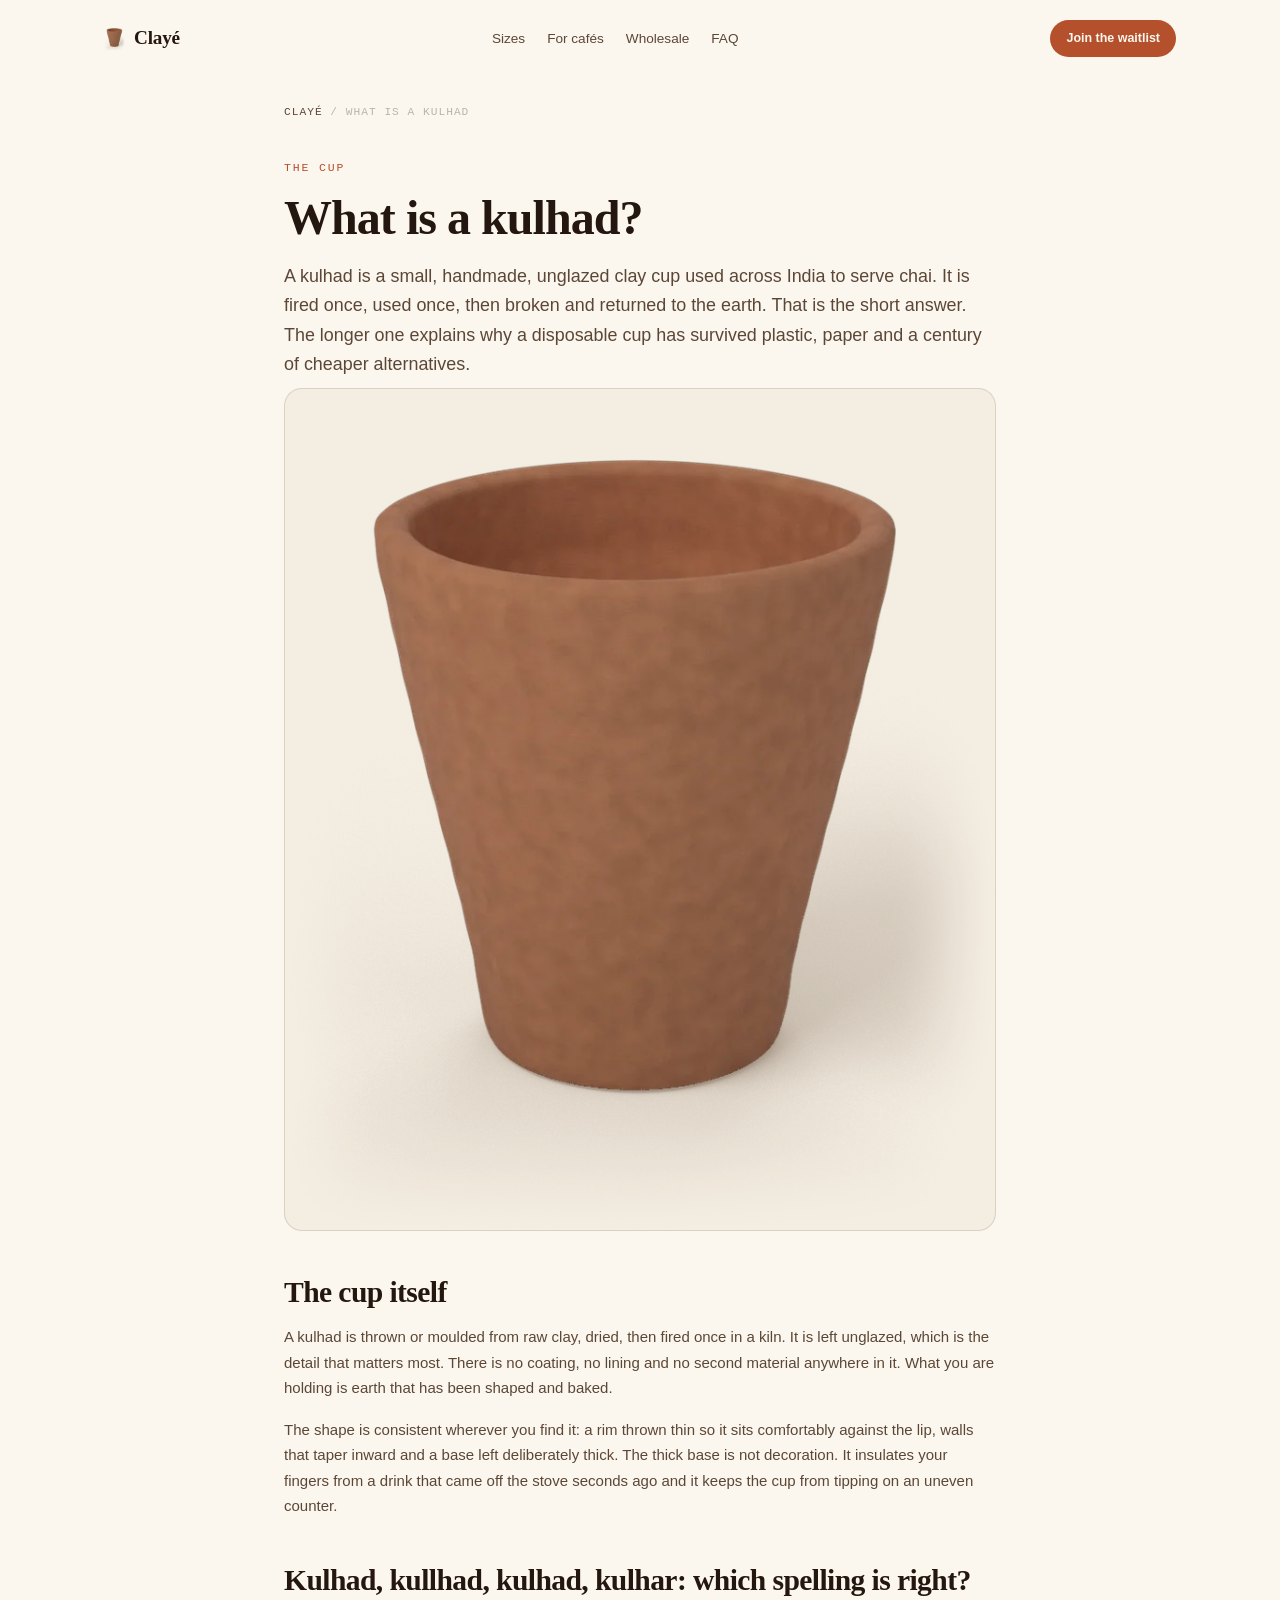
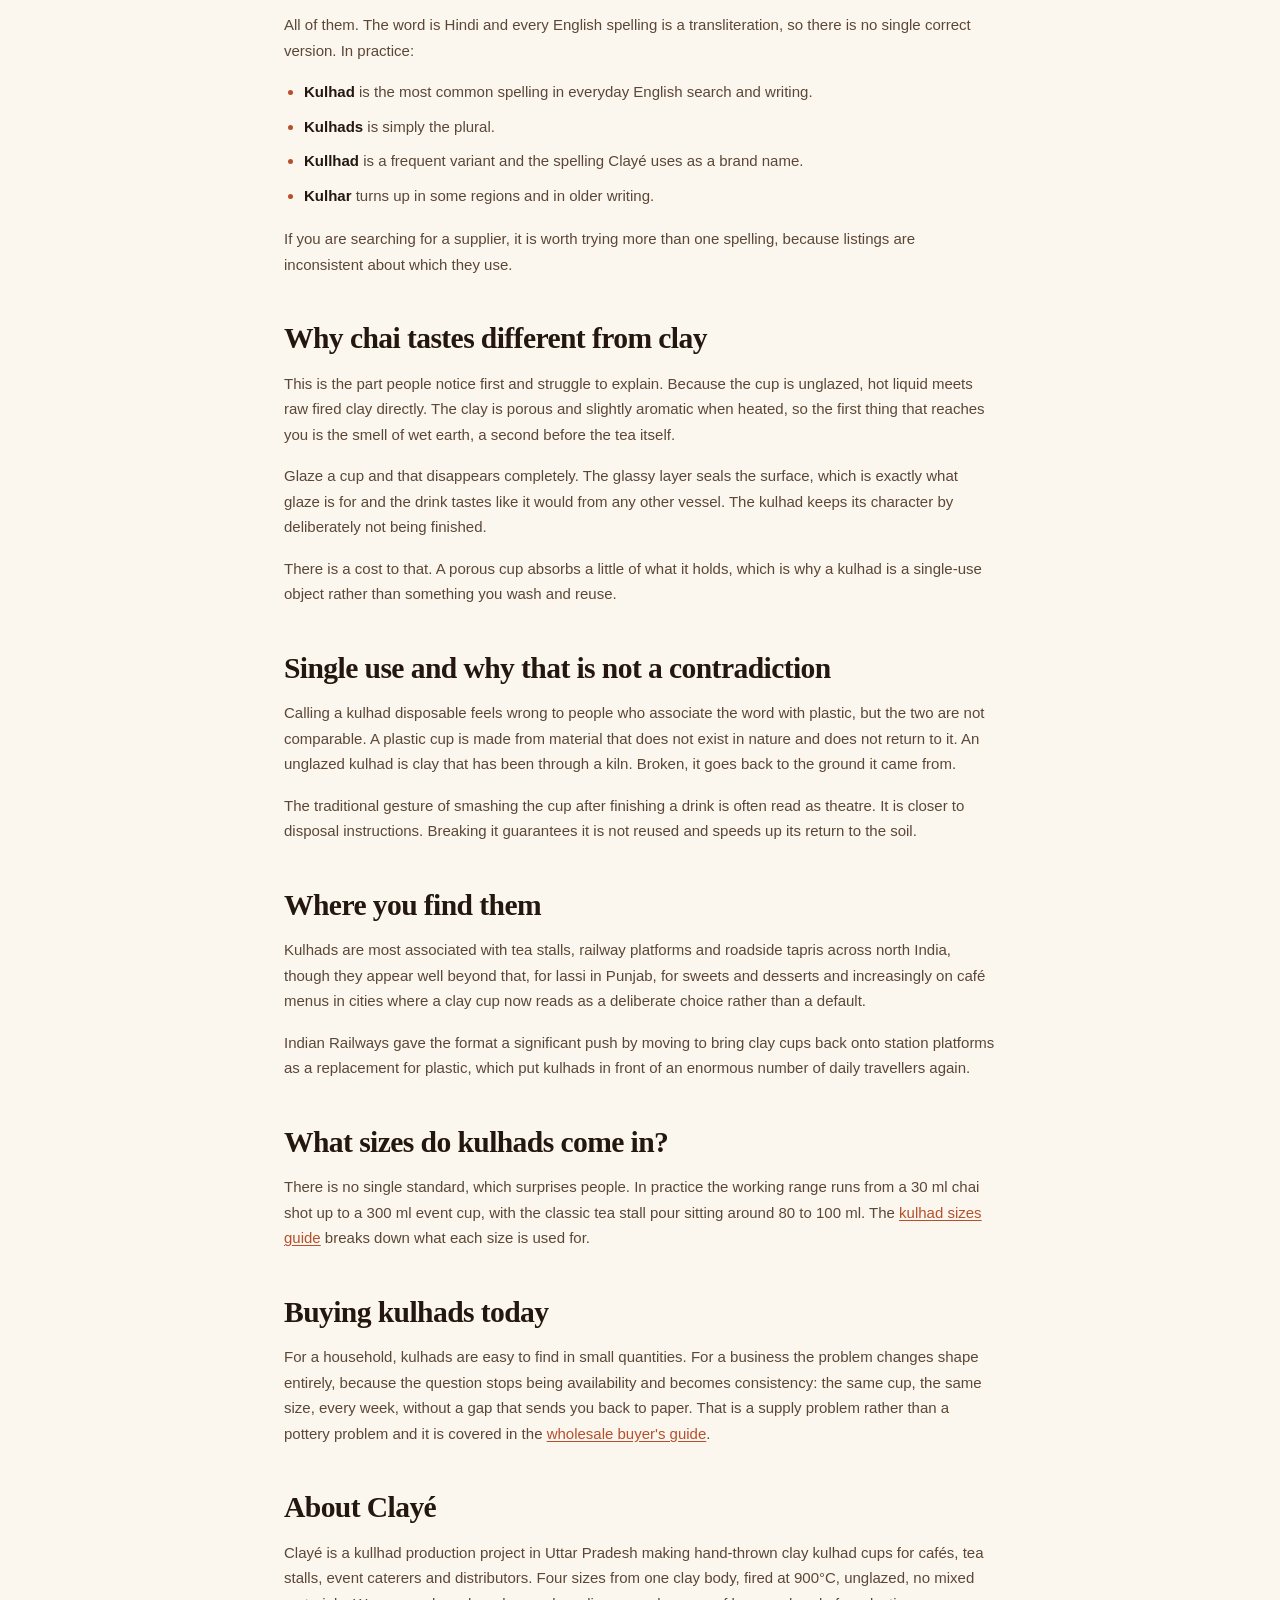
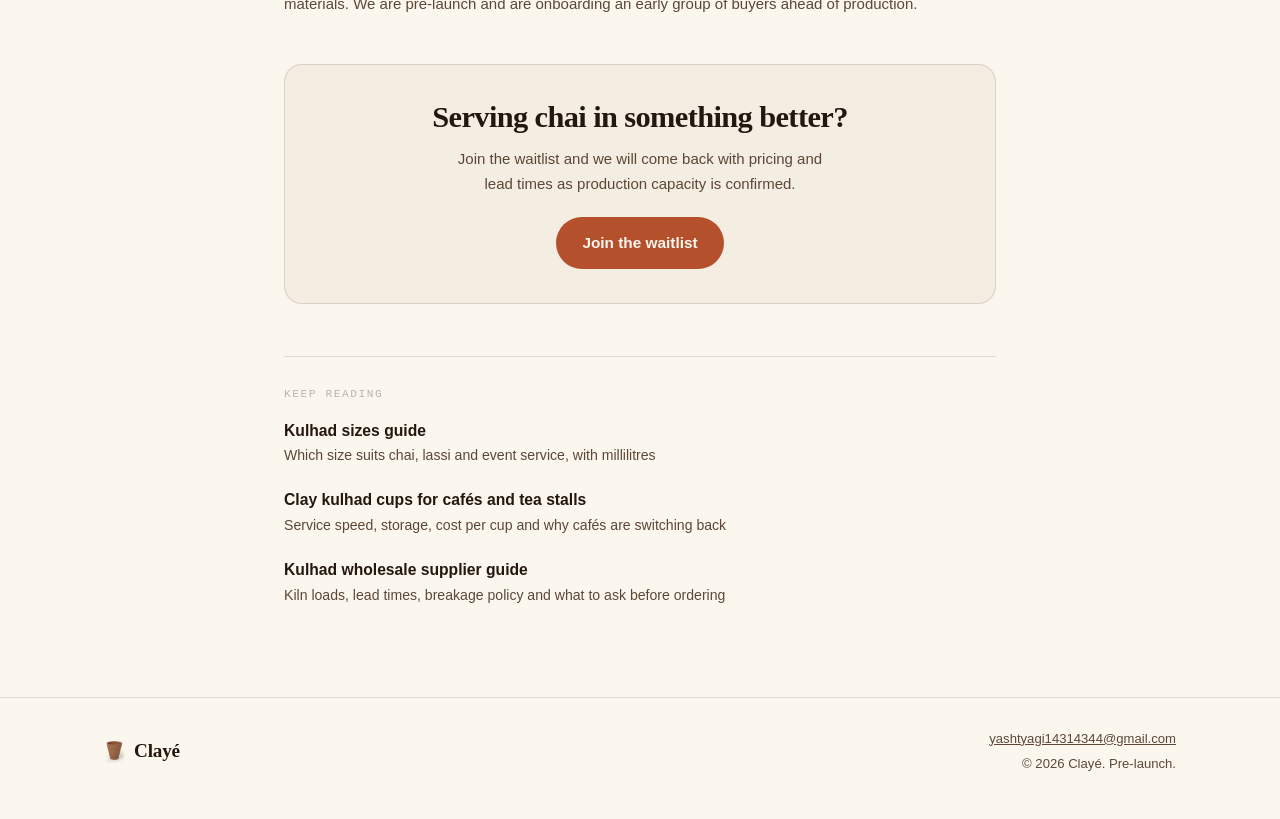
<file: what-is-a-kulhad.html>
<!doctype html><html lang="en"><head><meta charset="utf-8">
<meta name="viewport" content="width=device-width,initial-scale=1">
<script async src="https://www.googletagmanager.com/gtag/js?id=G-62CEM8HG6P"></script>
<script>window.dataLayer=window.dataLayer||[];function gtag(){dataLayer.push(arguments)}gtag('js',new Date());gtag('config','G-62CEM8HG6P');</script>
<title>What Is a Kulhad? The Clay Cup Behind Indian Chai</title>
<meta name="description" content="A kulhad is an unglazed clay cup used across India for chai. What it is, why it is spelled kulhad, kullhad and kulhar, how it is made and why the tea tastes different.">
<link rel="canonical" href="https://tishya.me/what-is-a-kulhad.html">
<meta property="og:type" content="article">
<meta property="og:site_name" content="Clayé">
<meta property="og:title" content="What Is a Kulhad? The Clay Cup Behind Indian Chai">
<meta property="og:description" content="A kulhad is an unglazed clay cup used across India for chai. What it is, how it is made and why the tea tastes different.">
<meta property="og:url" content="https://tishya.me/what-is-a-kulhad.html">
<meta property="og:image" content="https://tishya.me/og-image.jpg">
<meta name="twitter:card" content="summary_large_image">
<meta name="twitter:title" content="What Is a Kulhad? The Clay Cup Behind Indian Chai">
<meta name="twitter:description" content="A kulhad is an unglazed clay cup used across India for chai. What it is, how it is made and why the tea tastes different.">
<meta name="twitter:image" content="https://tishya.me/og-image.jpg">
<link rel="icon" href="data:image/svg+xml,%3Csvg xmlns='http://www.w3.org/2000/svg' viewBox='0 0 100 100'%3E%3Ctext y='.9em' font-size='90'%3E%F0%9F%8F%BA%EF%B8%8F%3C/text%3E%3C/svg%3E">
<link rel="stylesheet" href="page.css">
<style>
  .lead-shot{margin:0 0 26px;border-radius:18px;overflow:hidden;background:var(--surface);
    border:1px solid var(--line)}
  .lead-shot img{width:100%;height:auto}
</style>
<script type="application/ld+json">
{
  "@context": "https://schema.org",
  "@type": "Article",
  "headline": "What Is a Kulhad? The Clay Cup Behind Indian Chai",
  "description": "A kulhad is an unglazed clay cup used across India for chai. What it is, why it is spelled kulhad, kullhad and kulhar, how it is made and why the tea tastes different.",
  "about": ["Kulhad", "Kullhad", "Kulhads", "Indian chai", "Terracotta cups"],
  "inLanguage": "en",
  "image": "https://tishya.me/og-image.jpg",
  "mainEntityOfPage": { "@type": "WebPage", "@id": "https://tishya.me/what-is-a-kulhad.html" },
  "publisher": {
    "@type": "Organization",
    "name": "Clayé",
    "url": "https://tishya.me/",
    "logo": "https://tishya.me/og-image.jpg"
  }
}
</script>
<script type="application/ld+json">
{
  "@context": "https://schema.org",
  "@type": "BreadcrumbList",
  "itemListElement": [
    { "@type": "ListItem", "position": 1, "name": "Clayé", "item": "https://tishya.me/" },
    { "@type": "ListItem", "position": 2, "name": "What is a kulhad", "item": "https://tishya.me/what-is-a-kulhad.html" }
  ]
}
</script>
<script type="application/ld+json">
{
  "@context": "https://schema.org",
  "@type": "FAQPage",
  "mainEntity": [
    {
      "@type": "Question",
      "name": "What is a kulhad?",
      "acceptedAnswer": { "@type": "Answer", "text": "A kulhad is a small, handmade, unglazed clay cup used across India to serve chai, lassi and other drinks. It is thrown or moulded from raw clay, fired once in a kiln, used once, then traditionally broken so it returns to the earth." }
    },
    {
      "@type": "Question",
      "name": "Why is it spelled kulhad, kullhad and kulhar?",
      "acceptedAnswer": { "@type": "Answer", "text": "All of these are transliterations of the same Hindi word, so none of them is wrong. Kulhad is the most common spelling in everyday English search, kulhads is the plural, kullhad is a frequent variant and kulhar is used in some regions." }
    },
    {
      "@type": "Question",
      "name": "Why does chai taste different in a kulhad?",
      "acceptedAnswer": { "@type": "Answer", "text": "The cup is unglazed, so the raw fired clay is in direct contact with the hot drink. The clay is porous and releases a faint earthy aroma when hot liquid hits it, which is why the first sip smells of wet earth. A glazed cup seals that surface and removes the effect." }
    },
    {
      "@type": "Question",
      "name": "Are kulhads eco friendly?",
      "acceptedAnswer": { "@type": "Answer", "text": "An unglazed kulhad is fired clay and nothing else, with no lining, coating or mixed materials. Once broken it breaks down back into earth, which is why it is treated as a biodegradable alternative to paper and plastic cups." }
    }
  ]
}
</script>
</head><body>

<nav class="top">
  <a class="brand" href="/"><img src="logo.webp" alt=""> Clayé</a>
  <ul>
    <li><a href="/kulhad-sizes-guide.html">Sizes</a></li>
    <li><a href="/kulhad-cups-for-cafes.html">For cafés</a></li>
    <li><a href="/kulhad-wholesale-supplier.html">Wholesale</a></li>
    <li><a href="/#faq">FAQ</a></li>
  </ul>
  <a class="cap-btn" href="/#waitlist">Join the waitlist</a>
</nav>

<div class="wrap">
  <div class="crumbs"><a href="/">Clayé</a> / What is a kulhad</div>

  <article>
    <span class="eyebrow">The cup</span>
    <h1>What is a kulhad?</h1>
    <p class="lede">A kulhad is a small, handmade, unglazed clay cup used across India to serve chai.
      It is fired once, used once, then broken and returned to the earth. That is the short answer.
      The longer one explains why a disposable cup has survived plastic, paper and a century of
      cheaper alternatives.</p>

    <figure class="lead-shot">
      <img src="hero-kullhad.webp" alt="A hand-thrown terracotta kulhad (kullhad) cup" width="1200" height="800" loading="lazy" decoding="async">
    </figure>

    <h2>The cup itself</h2>
    <p>A kulhad is thrown or moulded from raw clay, dried, then fired once in a kiln. It is left
      unglazed, which is the detail that matters most. There is no coating, no lining and no second
      material anywhere in it. What you are holding is earth that has been shaped and baked.</p>
    <p>The shape is consistent wherever you find it: a rim thrown thin so it sits comfortably against
      the lip, walls that taper inward and a base left deliberately thick. The thick base is not
      decoration. It insulates your fingers from a drink that came off the stove seconds ago and it
      keeps the cup from tipping on an uneven counter.</p>

    <h2>Kulhad, kullhad, kulhad, kulhar: which spelling is right?</h2>
    <p>All of them. The word is Hindi and every English spelling is a transliteration, so there is no
      single correct version. In practice:</p>
    <ul>
      <li><strong>Kulhad</strong> is the most common spelling in everyday English search and writing.</li>
      <li><strong>Kulhads</strong> is simply the plural.</li>
      <li><strong>Kullhad</strong> is a frequent variant and the spelling Clayé uses as a brand name.</li>
      <li><strong>Kulhar</strong> turns up in some regions and in older writing.</li>
    </ul>
    <p>If you are searching for a supplier, it is worth trying more than one spelling, because
      listings are inconsistent about which they use.</p>

    <h2>Why chai tastes different from clay</h2>
    <p>This is the part people notice first and struggle to explain. Because the cup is unglazed, hot
      liquid meets raw fired clay directly. The clay is porous and slightly aromatic when heated, so
      the first thing that reaches you is the smell of wet earth, a second before the tea itself.</p>
    <p>Glaze a cup and that disappears completely. The glassy layer seals the surface, which is exactly
      what glaze is for and the drink tastes like it would from any other vessel. The kulhad keeps its
      character by deliberately not being finished.</p>
    <p>There is a cost to that. A porous cup absorbs a little of what it holds, which is why a kulhad
      is a single-use object rather than something you wash and reuse.</p>

    <h2>Single use and why that is not a contradiction</h2>
    <p>Calling a kulhad disposable feels wrong to people who associate the word with plastic, but the
      two are not comparable. A plastic cup is made from material that does not exist in nature and
      does not return to it. An unglazed kulhad is clay that has been through a kiln. Broken, it goes
      back to the ground it came from.</p>
    <p>The traditional gesture of smashing the cup after finishing a drink is often read as theatre.
      It is closer to disposal instructions. Breaking it guarantees it is not reused and speeds up its
      return to the soil.</p>

    <h2>Where you find them</h2>
    <p>Kulhads are most associated with tea stalls, railway platforms and roadside tapris across north
      India, though they appear well beyond that, for lassi in Punjab, for sweets and desserts and
      increasingly on café menus in cities where a clay cup now reads as a deliberate choice rather
      than a default.</p>
    <p>Indian Railways gave the format a significant push by moving to bring clay cups back onto
      station platforms as a replacement for plastic, which put kulhads in front of an enormous
      number of daily travellers again.</p>

    <h2>What sizes do kulhads come in?</h2>
    <p>There is no single standard, which surprises people. In practice the working range runs from a
      30 ml chai shot up to a 300 ml event cup, with the classic tea stall pour sitting around 80 to
      100 ml. The <a href="/kulhad-sizes-guide.html">kulhad sizes guide</a> breaks down what each size
      is used for.</p>

    <h2>Buying kulhads today</h2>
    <p>For a household, kulhads are easy to find in small quantities. For a business the problem
      changes shape entirely, because the question stops being availability and becomes consistency:
      the same cup, the same size, every week, without a gap that sends you back to paper. That is a
      supply problem rather than a pottery problem and it is covered in the
      <a href="/kulhad-wholesale-supplier.html">wholesale buyer's guide</a>.</p>

    <h2>About Clayé</h2>
    <p>Clayé is a kullhad production project in Uttar Pradesh making hand-thrown clay kulhad cups for
      cafés, tea stalls, event caterers and distributors. Four sizes from one clay body, fired at
      900°C, unglazed, no mixed materials. We are pre-launch and are onboarding an early group of
      buyers ahead of production.</p>

    <div class="cta">
      <h2>Serving chai in something better?</h2>
      <p>Join the waitlist and we will come back with pricing and lead times as production capacity
        is confirmed.</p>
      <a class="btn" href="/#waitlist">Join the waitlist</a>
    </div>

    <div class="more">
      <div class="kicker">Keep reading</div>
      <ul>
        <li><a href="/kulhad-sizes-guide.html">Kulhad sizes guide
          <span>Which size suits chai, lassi and event service, with millilitres</span></a></li>
        <li><a href="/kulhad-cups-for-cafes.html">Clay kulhad cups for cafés and tea stalls
          <span>Service speed, storage, cost per cup and why cafés are switching back</span></a></li>
        <li><a href="/kulhad-wholesale-supplier.html">Kulhad wholesale supplier guide
          <span>Kiln loads, lead times, breakage policy and what to ask before ordering</span></a></li>
      </ul>
    </div>
  </article>
</div>

<footer>
  <div class="row">
    <a class="brand" href="/"><img src="logo.webp" alt=""> Clayé</a>
    <div class="meta">
      <a href="mailto:yashtyagi14314344@gmail.com">yashtyagi14314344@gmail.com</a>
      <span>© 2026 Clayé. Pre-launch.</span>
    </div>
  </div>
</footer>

</body></html>
</file>
<file: page.css>
:root{
  --cream:#FBF7EF; --paper:#F4EDE1; --ink:#241710; --ink-soft:#5C4736;
  --terracotta:#B5502C; --terracotta-deep:#8C3D22; --marigold:#C7902E;
  --line:rgba(36,23,16,.13);
  --bg:var(--cream); --surface:var(--paper); --text:var(--ink); --text-soft:var(--ink-soft);
  --text-dim:rgba(36,23,16,.30); --capsule:rgba(251,247,239,.72);
  --font-display:"Fraunces","Iowan Old Style",Palatino,serif;
  --font-body:"Work Sans",-apple-system,"Segoe UI",sans-serif;
  --font-mono:"JetBrains Mono",ui-monospace,Consolas,monospace;
  --ease:cubic-bezier(.28,.11,.32,1);
  color-scheme:light;
}
@media (prefers-color-scheme:dark){
  :root:not([data-theme="light"]){
    --cream:#191009; --paper:#20150E; --ink:#F2E7D4; --ink-soft:#C4B098;
    --terracotta:#E07C4E; --terracotta-deep:#C7602F; --marigold:#E3AC53;
    --line:rgba(242,231,212,.15); --text-dim:rgba(242,231,212,.30);
    --bg:#191009; --surface:#20150E; --text:#F2E7D4; --text-soft:#C4B098;
    --capsule:rgba(32,21,14,.74);
    color-scheme:dark;
  }
}
:root[data-theme="dark"]{
  --cream:#191009; --paper:#20150E; --ink:#F2E7D4; --ink-soft:#C4B098;
  --terracotta:#E07C4E; --terracotta-deep:#C7602F; --marigold:#E3AC53;
  --line:rgba(242,231,212,.15); --text-dim:rgba(242,231,212,.30);
  --bg:#191009; --surface:#20150E; --text:#F2E7D4; --text-soft:#C4B098;
  --capsule:rgba(32,21,14,.74);
  color-scheme:dark;
}
*{box-sizing:border-box}
html{scroll-behavior:smooth}
@media (prefers-reduced-motion:reduce){html{scroll-behavior:auto}}
body{margin:0;background:var(--bg);color:var(--text);font-family:var(--font-body);
  font-size:15px;line-height:1.7;-webkit-font-smoothing:antialiased;overflow-x:hidden}
h1,h2,h3{font-family:var(--font-display);font-weight:600;margin:0;color:var(--text);
  letter-spacing:-.02em;text-wrap:balance}
p{margin:0;color:var(--text-soft)}
img{display:block;max-width:100%}
a{color:inherit}
.wrap{max-width:760px;margin:0 auto;padding:0 24px}

nav.top{display:flex;align-items:center;justify-content:space-between;gap:16px;
  padding:20px 24px;max-width:1120px;margin:0 auto;flex-wrap:wrap}
.brand{display:flex;align-items:center;gap:9px;text-decoration:none;font-family:var(--font-display);
  font-weight:600;font-size:1.2rem;letter-spacing:-.01em;color:var(--text)}
.brand img{width:21px}
nav.top ul{display:flex;gap:22px;list-style:none;margin:0;padding:0;font-size:.85rem;flex-wrap:wrap}
nav.top ul a{text-decoration:none;color:var(--text-soft)}
nav.top ul a:hover{color:var(--text)}
.cap-btn{font-size:.78rem;font-weight:600;border-radius:120px;padding:8px 16px;text-decoration:none;
  background:var(--terracotta);color:#FBF7EF;transition:background .25s var(--ease)}
.cap-btn:hover{background:var(--terracotta-deep)}

.crumbs{font-family:var(--font-mono);font-size:.7rem;letter-spacing:.09em;text-transform:uppercase;
  color:var(--text-dim);padding:26px 0 0}
.crumbs a{color:var(--text-soft);text-decoration:none}
.crumbs a:hover{color:var(--terracotta)}

article{padding:10px 0 60px}
.eyebrow{display:block;font-family:var(--font-mono);font-size:.72rem;letter-spacing:.16em;
  text-transform:uppercase;color:var(--terracotta);margin:26px 0 14px}
article h1{font-size:clamp(2rem,5vw,3rem);line-height:1.08;margin-bottom:18px}
.lede{font-size:1.12rem;line-height:1.65;color:var(--text-soft);margin-bottom:8px}
article h2{font-size:clamp(1.35rem,2.6vw,1.85rem);margin:44px 0 14px;line-height:1.2}
article h3{font-family:var(--font-body);font-size:1.05rem;font-weight:600;margin:28px 0 8px;
  letter-spacing:0}
article p{margin:0 0 16px}
article ul,article ol{margin:0 0 18px;padding-left:20px;color:var(--text-soft)}
article li{margin-bottom:9px}
article li::marker{color:var(--terracotta)}
article strong{color:var(--text);font-weight:600}
article a{color:var(--terracotta);text-decoration:underline;text-underline-offset:2px}
article a:hover{color:var(--terracotta-deep)}
hr{border:0;border-top:1px solid var(--line);margin:44px 0}

.spec{width:100%;border-collapse:collapse;margin:0 0 22px;font-size:.92rem}
.spec caption{text-align:left;font-family:var(--font-mono);font-size:.7rem;letter-spacing:.12em;
  text-transform:uppercase;color:var(--text-dim);padding-bottom:10px}
.spec th,.spec td{text-align:left;padding:11px 12px;border-bottom:1px solid var(--line);
  color:var(--text-soft);vertical-align:top}
.spec th{font-family:var(--font-mono);font-size:.7rem;letter-spacing:.1em;text-transform:uppercase;
  color:var(--text);font-weight:500}
.spec td:first-child{color:var(--text);font-weight:600}

.note{background:var(--surface);border:1px solid var(--line);border-radius:14px;
  padding:20px 22px;margin:0 0 22px}
.note p:last-child{margin-bottom:0}

.cta{background:var(--surface);border:1px solid var(--line);border-radius:18px;
  padding:34px 30px;margin:48px 0 0;text-align:center}
.cta h2{margin:0 0 10px;font-size:clamp(1.4rem,2.8vw,1.9rem)}
.cta p{margin:0 auto 20px;max-width:46ch}
.btn{font-weight:600;font-size:.96rem;padding:13px 26px;border-radius:999px;text-decoration:none;
  display:inline-flex;align-items:center;gap:8px;background:var(--terracotta);color:#FBF7EF;
  transition:transform .3s var(--ease),background .3s var(--ease)}
.btn:hover{background:var(--terracotta-deep);transform:translateY(-2px)}

.more{margin:52px 0 0;padding-top:28px;border-top:1px solid var(--line)}
.more .kicker{font-family:var(--font-mono);font-size:.7rem;letter-spacing:.14em;
  text-transform:uppercase;color:var(--text-dim);margin-bottom:14px}
.more ul{list-style:none;margin:0;padding:0;display:grid;gap:10px}
.more a{text-decoration:none;color:var(--text);font-weight:600;font-size:.98rem}
.more a:hover{color:var(--terracotta)}
.more span{display:block;font-weight:400;font-size:.88rem;color:var(--text-soft)}

footer{border-top:1px solid var(--line);padding:30px 0 44px;margin-top:20px}
footer .row{max-width:1120px;margin:0 auto;padding:0 24px;display:flex;align-items:center;
  justify-content:space-between;gap:16px;flex-wrap:wrap}
footer .meta{display:flex;flex-direction:column;gap:3px;font-size:.82rem;color:var(--text-soft);
  text-align:right}
footer a{color:inherit}
</file>
